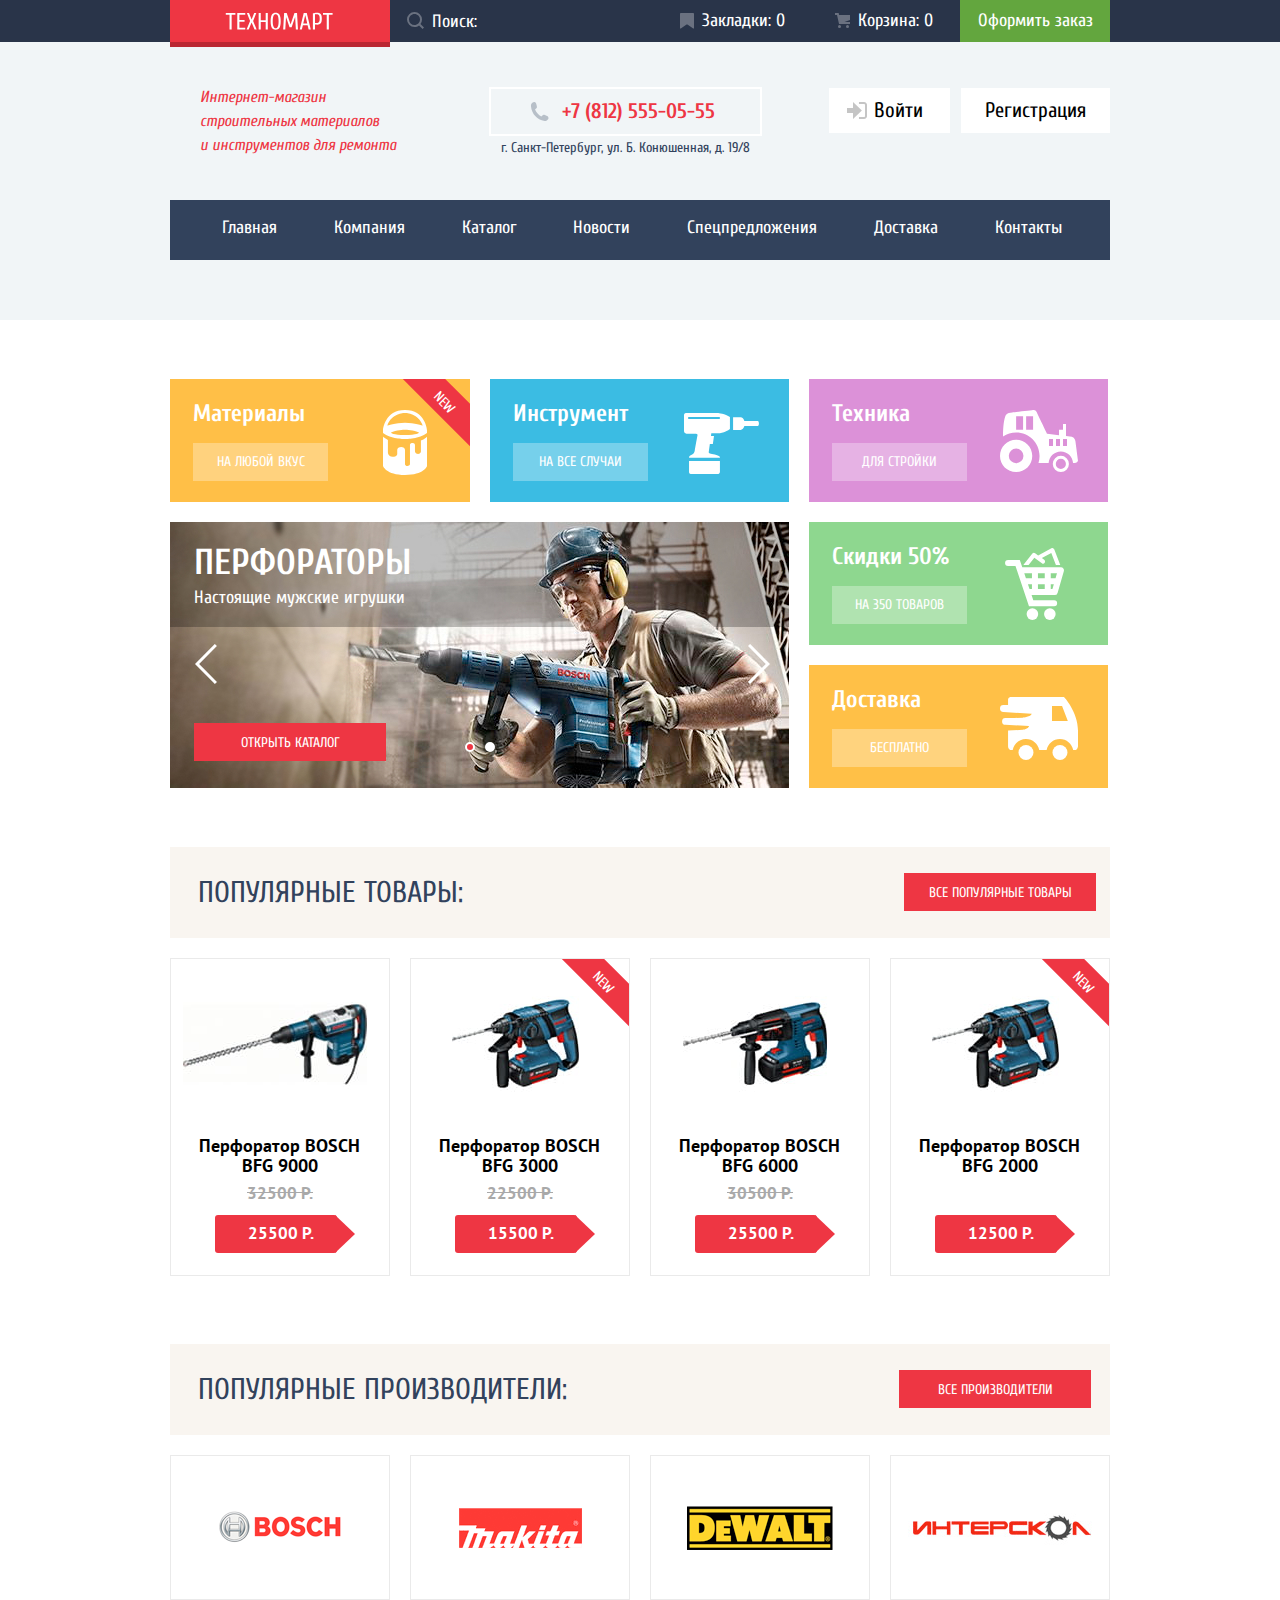
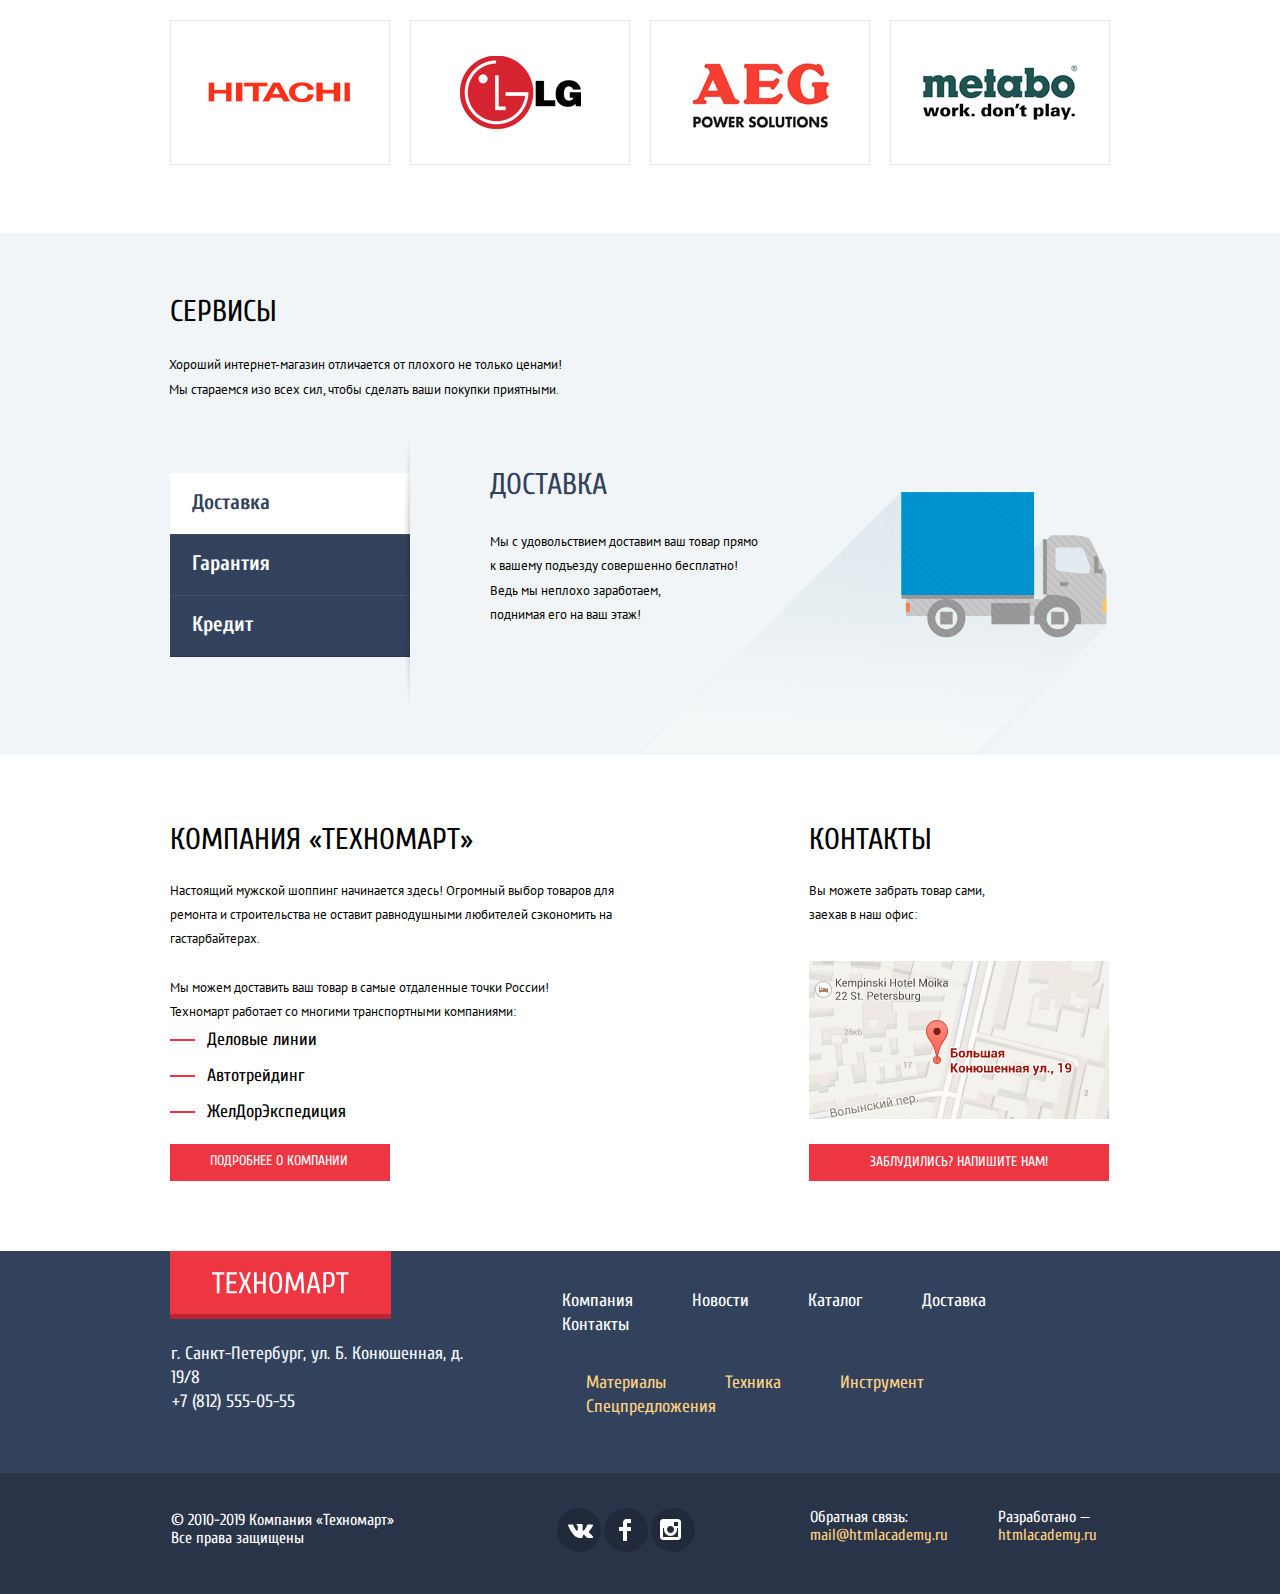
<file: index.html>
<!DOCTYPE html>
<html class="page" lang="ru">

<head>
  <meta charset="utf-8">
  <meta name="viewport" content="width=device-width, initial-scale=1">
  <title>HTML Academy: Техномарт</title>
  <link rel="stylesheet" href="https://fonts.googleapis.com/css2?family=PT+Sans:wght@400;700&display=swap">
  <link rel="stylesheet"
    href="https://fonts.googleapis.com/css2?family=Cuprum:ital,wght@0,400;0,700;1,400;1,700&display=swap">
  <link href="css/normalize.css" rel="stylesheet">
  <link href="css/style.min.css" rel="stylesheet">
</head>

<body class="page-body">
  <header class="main-header">
    <div class="main-menu-wrapper">
      <div class="main-menu container">
        <a class="logo" href="#">
          <img src="img/logo-technomart.svg" width="108" height="18" alt="ИМ Техномарт">
        </a>
        <form class="search" action="https://echo.htmlacademy.ru" method="get">
          <label class="visually-hidden" for="search-id">Поиск</label>
          <input class="input-search" id="search-id" type="text" name="search" placeholder="Поиск:">
          <svg class="search-icon" xmlns="http://www.w3.org/2000/svg" width="17" height="17" viewBox="0 0 17 17">
            <path
              d="M17 15.586l-3.542-3.542A7.465 7.465 0 0 0 15 7.5 7.5 7.5 0 1 0 7.5 15c1.71 0 3.282-.579 4.544-1.542L15.586 17 17 15.586zM2 7.5C2 4.467 4.467 2 7.5 2 10.532 2 13 4.467 13 7.5c0 3.032-2.468 5.5-5.5 5.5A5.506 5.506 0 0 1 2 7.5z" />
          </svg>
        </form>

        <a class="user-menu bookmarks" href="blank.html">Закладки: 0
          <svg class="bookmarks-icon" xmlns="http://www.w3.org/2000/svg" width="14" height="16" viewBox="0 0 14 16">
            <path fill="#ffffff"
              d="M14 15c0 .55-.368.741-.818.426l-5.363-3.765c-.45-.315-1.187-.315-1.637 0L.818 15.426C.368 15.741 0 15.55 0 15V1c0-.55.45-1 1-1h12c.55 0 1 .45 1 1v14z" />
          </svg>
        </a>

        <a class="user-menu basket" href="blank.html">Корзина: 0
          <svg class="basket-icon" xmlns="http://www.w3.org/2000/svg" width="15" height="15" viewBox="0 0 15 15">
            <circle fill="#ffffff" cx="4.5" cy="13.5" r="1.5" />
            <circle fill="#ffffff" cx="12.5" cy="13.5" r="1.5" />
            <path fill="#ffffff" d="M15 2H4.07l-.422-2H0v2h2.031l1.985 9H15V9H9.441L15 6.951z" /></svg>
        </a>
        <a class="user-menu order" href="blank.html">Оформить заказ</a>
      </div>
    </div>

    <div class="main-сontacts container">
      <p class="name">Интернет-магазин строительных материалов и&nbsp;инструментов для ремонта</p>

      <div class="contact-wrapper">
        <a class="telephone" href="tel:+78125550555">+7 (812) 555-05-55</a>
        <address class="address">
          г. Санкт-Петербург, ул. Б. Конюшенная, д. 19/8
        </address>
      </div>

      <div class="wrapper-authorization">
        <div class="login-wrapper">
          <a class="login login-enter" href="blank.html">Войти
            <svg class="login-enter-icon" xmlns="http://www.w3.org/2000/svg" width="20" height="17" viewBox="0 0 20 17">
              <path fill="#c5c5c5" d="M14.875 8.5L6 0v6H0v5h6v6z" />
              <path fill="#c5c5c5"
                d="M16.986 15.01h-5.027V17h5.027c2.178 0 3.004-1.81 3.029-3.026V3.028C19.99 1.811 19.164 0 16.986 0h-5.027v1.99h5.027c.839 0 .992.681 1.01 1.057v10.904c-.017.376-.171 1.059-1.01 1.059z" />
            </svg>
          </a>
        </div>
        <a class="login login-reg" href="blank.html">Регистрация</a>
      </div>
    </div>
    <nav class="main-navigation container">
      <ul class="list-navigation">
        <li class="item-navigation">
          <a href="index.html">Главная</a>
        </li>
        <li class="item-navigation">
          <a href="blank.html">Компания</a>
        </li>
        <li class="item-navigation">
          <a href="catalog.html">Каталог</a>
        </li>
        <li class="item-navigation">
          <a href="blank.html">Новости</a>
        </li>
        <li class="item-navigation">
          <a href="blank.html">Спецпредложения</a>
        </li>
        <li class="item-navigation">
          <a href="blank.html">Доставка</a>
        </li>
        <li class="item-navigation">
          <a href="blank.html">Контакты</a>
        </li>
      </ul>
    </nav>
  </header>

  <main>
    <h1 class="visually-hidden">Интернет-магазин Техномарт</h1>
    <section class="promo container">
      <h2 class="visually-hidden">Промо</h2>
      <ul class="promo-list">
        <li class="promo-item-materials new">
          <h3>Материалы</h3>
          <a class="promo-section" href="blank.html">На любой вкус</a>
        </li>
        <li class="promo-item-instrument">
          <h3>Инструмент</h3>
          <a class="promo-section" href="blank.html">На все случаи</a>
        </li>
        <li class="promo-item-technic">
          <h3>Техника</h3>
          <a class="promo-section" href="blank.html">Для стройки</a>
        </li>
        <li class="promo-item-marketing">
          <a class="slider-back" aria-label="Слайд назад" href="#">
            <svg xmlns="http://www.w3.org/2000/svg" width="22" height="40" viewBox="0 0 22 40">
              <path fill="#FFF" d="M19.83-.035l2.089 2.099L4.13 19.947l17.847 17.939-2.09 2.099L-.048 19.947z" />
            </svg>
          </a>
          <a class="slider-next" aria-label="Слайд вперед" href="#">
            <svg xmlns="http://www.w3.org/2000/svg" width="22" height="40" viewBox="0 0 22 40">
              <path fill="#FFF" d="M2.098-.035L.009 2.064l17.789 17.883L-.048 37.886l2.089 2.099 19.935-20.038z" />
            </svg>
          </a>
          <ul class="slider">
            <li class="slider-perforator slide slide-current">
              <h3>Перфораторы</h3>
              <p>Настоящие мужские игрушки</p>
              <a class="open-catalog" href="catalog.html">Открыть каталог</a>
            </li>
            <li class="slider-drills slide">
              <h3>Дрели</h3>
              <p>Соседям на радость!</p>
              <a class="open-catalog" href="catalog.html">Открыть каталог</a>
            </li>
          </ul>
          <div class="slider-controls">
            <button class="current" type="button" aria-label="Первый слайд"></button>
            <button type="button" aria-label="Второй слайд"></button>
          </div>
        </li>
        <li class="promo-item-discount">
          <h3>Скидки 50%</h3>
          <a class="promo-section" href="blank.html">На 350 товаров</a>
        </li>
        <li class="promo-item-delivery">
          <h3>Доставка</h3>
          <a class="promo-section" href="blank.html">Бесплатно </a>
        </li>
      </ul>
    </section>
    <section class="product container">
      <div class="product-wrapper">
        <h2>Популярные товары:</h2>
        <a class="all-product" href="blank.html">Все популярные товары</a>
      </div>
      <ul class="product-list">
        <li class="product-item">
          <a href="product.html">
            <div class="product-img">
              <img src="img/bfg9000.jpg" width="184" height="164" alt="Перфоратор BOSCH BFG 9000">
            </div>
            <h3>Перфоратор BOSCH BFG 9000</h3>
            <p class="price-old">32500 р.</p>
            <p class="price-new">25500 р.</p>
          </a>
          <div class="product-item-buttons">
            <a class="buy" href="Blank.html">Купить</a>
            <a class="tab" href="Blank.html">В закладки</a>
          </div>
        </li>
        <li class="product-item new">
          <a href="product.html">
            <div class="product-img">
              <img src="img/bfg3000.jpg" width="127" height="112" alt="Перфоратор BOSCH BFG 3000">
            </div>
            <h3>Перфоратор BOSCH BFG 3000</h3>
            <p class="price-old">22500 р.</p>
            <p class="price-new">15500 р.</p>
          </a>
          <div class="product-item-buttons">
            <a class="buy" href="Blank.html">Купить</a>
            <a class="tab" href="Blank.html">В закладки</a>
          </div>
        </li>
        <li class="product-item">
          <a href="product.html">
            <div class="product-img">
              <img src="img/bfg6000.jpg" width="144" height="128" alt="Перфоратор BOSCH BFG 6000">
            </div>
            <h3>Перфоратор BOSCH BFG 6000</h3>
            <p class="price-old">30500 р.</p>
            <p class="price-new">25500 р.</p>
          </a>
          <div class="product-item-buttons">
            <a class="buy" href="Blank.html">Купить</a>
            <a class="tab" href="Blank.html">В закладки</a>
          </div>
        </li>
        <li class="product-item new">
          <a href="product.html">
            <div class="product-img">
              <img src="img/bfg2000.jpg" width="127" height="112" alt="Перфоратор BOSCH BFG 2000">
            </div>
            <h3>Перфоратор BOSCH BFG 2000</h3>
            <p class="price-new">12500 р.</p>
          </a>
          <div class="product-item-buttons">
            <a class="buy" href="Blank.html">Купить</a>
            <a class="tab" href="Blank.html">В закладки</a>
          </div>
        </li>
      </ul>
    </section>
    <section class="manufacturers container">
      <div class="manufacturers-wrapper">
        <h2>Популярные производители:</h2>
        <a class="all-manufacturers" href="blank.html">Все производители</a>
      </div>
      <div class="manufacturers-list">
        <a class="manufacturers-item" href="blank.html">
          <img src="img/bosch.png" width="126" height="37" alt="Логотип Bosch">
        </a>
        <a class="manufacturers-item" href="blank.html">
          <img src="img/makita.png" width="123" height="40" alt="Логотип Makita">
        </a>
        <a class="manufacturers-item" href="blank.html">
          <img src="img/dewalt.png" width="146" height="44" alt="Логотип DeWalt">
        </a>
        <a class="manufacturers-item" href="blank.html">
          <img src="img/interscol.png" width="200" height="76" alt="Логотип Интерскол">
        </a>
        <a class="manufacturers-item" href="blank.html">
          <img src="img/hitachi.png" width="169" height="31" alt="Логотип Hitachi">
        </a>
        <a class="manufacturers-item" href="blank.html">
          <img src="img/lg.png" width="121" height="73" alt="Логотип LG">
        </a>
        <a class="manufacturers-item" href="blank.html">
          <img src="img/aeg.png" width="151" height="98" alt="Логотип AEG">
        </a>
        <a class="manufacturers-item" href="blank.html">
          <img src="img/metabo.png" width="204" height="69" alt="Логотип Metabo">
        </a>
      </div>
    </section>
    <section class="service">
      <div class="service-grid container">
        <h2>Сервисы</h2>
        <div class="text-service">
          <p>Хороший интернет-магазин отличается от плохого не только ценами!</p>
          <p>Мы стараемся изо всех сил, чтобы сделать ваши покупки приятными.</p>
        </div>
        <ul class="service-item-button">
          <li>
            <button class="active-button" type="button">Доставка</button>
          </li>
          <li>
            <button type="button">Гарантия</button>
          </li>
          <li>
            <button type="button">Кредит</button>
          </li>
        </ul>
        <ul class="service-list">
          <li class="service-item delivery img-delivery service-current">
            <h3>Доставка</h3>
            <p>Мы&nbsp;с&nbsp;удовольствием доставим ваш товар прямо к&nbsp;вашему подъезду совершенно бесплатно!</p>
            <p>Ведь мы&nbsp;неплохо заработаем, <br> поднимая его на&nbsp;ваш этаж!</p>
          </li>
          <li class="service-item guarantee img-guarantee">
            <h3>Гарантия</h3>
            <p>Если купленный у нас товар поломается или заискрит, а также в случае пожара,
              спровоцированного его
              возгоранием, вы всегда можете быть уверены в нашей гарантии. Мы обменяем сгоревший товар на новый. Дом уж
              восстановите как-нибудь сами.</p>
          </li>
          <li class="service-item credit img-credit">
            <h3>Кредит</h3>
            <p>Залезть в долговую яму стало проще!</p>
            <p>Кредитные консультанты придут вам на помощь.</p>
            <a class="application-credit" href="blank.html">Отправить заявку</a>
          </li>
        </ul>
      </div>
    </section>
    <div class="index-columns container">
      <section class="features">
        <h2 class="features-header">Компания «Техномарт»</h2>
        <p>Настоящий мужской шоппинг начинается здесь! Огромный выбор товаров для ремонта и&nbsp;строительства
          не&nbsp;оставит равнодушными любителей сэкономить на гастарбайтерах.</p>
        <p class="features-p">Мы&nbsp;можем доставить ваш товар в&nbsp;самые отдаленные точки России!
          Техномарт работает со&nbsp;многими транспортными компаниями: </p>
        <ul class="transport-list">
          <li class="transport-item">Деловые линии</li>
          <li class="transport-item">Автотрейдинг</li>
          <li class="transport-item">ЖелДорЭкспедиция</li>
        </ul>
        <a class="features-about" href="blank.html">Подробнее о компании</a>
      </section>
      <section class="contacts">
        <h2 class="contacts-header">Контакты</h2>
        <p>Вы можете забрать товар сами, заехав в наш офис:</p>
        <a class="maps-little" href="https://goo.gl/maps/WwzEKSQL9T5Yk56v7">
          <img src="img/maps.png" width="300" height="158" alt="Адрес: г.Санкт-Петербург, ул.Б.Конюшенная, д.19/8"> </a>
        <a class="write-us" href="blank.html">Заблудились? Напишите нам!</a>
      </section>
    </div>
  </main>

  <footer>
    <div class="footer-container-nav">
      <div class="footer-navigator container">
        <div class="footer-wrapper">
          <a class="footer-logo" href="#">
            <img src="img/logo-technomart.svg" width="138" height="23" alt="ИМ Техномарт">
          </a>
          <p>г. Санкт-Петербург, ул. Б. Конюшенная, д. 19/8 </p>
          <a class="footer-tel" href="tel:+78125550555">+7 (812) 555-05-55</a>
        </div>
        <div class="footer-menu">
          <ul class="list-footer-navigation-top">
            <li class="item-footer-navigation-top">
              <a href="blank.html">Компания</a>
            </li>
            <li class="item-footer-navigation-top">
              <a href="catalog.html">Новости</a>
            </li>
            <li class="item-footer-navigation-top">
              <a href="blank.html">Каталог</a>
            </li>
            <li class="item-footer-navigation-top">
              <a href="blank.html">Доставка</a>
            </li>
            <li class="item-footer-navigation-top">
              <a href="blank.html">Контакты</a>
            </li>
          </ul>
          <ul class="list-footer-navigation-bottom">
            <li class="item-footer-navigation-bottom">
              <a href="blank.html">Материалы</a>
            </li>
            <li class="item-footer-navigation-bottom">
              <a href="blank.html">Техника</a>
            </li>
            <li class="item-footer-navigation-bottom">
              <a href="blank.html">Инструмент</a>
            </li>
            <li class="item-footer-navigation-bottom">
              <a href="blank.html">Спецпредложения</a>
            </li>
          </ul>
        </div>
      </div>
    </div>
    <div class="footer-container">
      <div class="holder container">
        <p class="copyright">&#169; 2010-2019 Компания «Техномарт» Все права защищены</p>
        <ul class="social-list">
          <li class="social-item">
            <a class="social-button" href="#">
              <span class="visually-hidden">Вконтакте</span>
              <svg class="button-vk" width="26" height="15" viewBox="0 0 26 15" fill="none"
                xmlns="http://www.w3.org/2000/svg">
                <path
                  d="M15.5403 11.7281C16.4609 11.4384 17.6396 13.6406 18.8943 14.4834C19.8361 15.1219 20.5573 14.9841 20.5573 14.9841L23.9017 14.9372C23.9017 14.9372 25.6495 14.8322 24.8233 13.4803C24.7549 13.3678 24.3389 12.4781 22.334 10.6472C20.2376 8.73186 20.5217 9.04218 23.0456 5.73093C24.5835 3.71249 25.1988 2.47968 25.0062 1.95468C24.8213 1.44936 23.6918 1.58061 23.6918 1.58061L19.9237 1.60593C19.5568 1.60686 19.2458 1.71749 19.1042 2.08874C19.1013 2.09249 18.5062 3.65061 17.7127 4.9753C16.0362 7.77749 15.367 7.92655 15.0896 7.75124C14.4531 7.3453 14.6139 6.1228 14.6139 5.25374C14.6139 2.5378 15.0299 1.4053 13.7993 1.1128C13.3881 1.0153 13.0876 0.951552 12.039 0.942177C10.6985 0.922489 9.5603 0.942177 8.91511 1.25061C8.4866 1.45968 8.15822 1.91811 8.35756 1.94436C8.60793 1.97718 9.16934 2.09436 9.46978 2.49374C9.85593 3.01124 9.84437 4.17093 9.84437 4.17093C9.84437 4.17093 10.0649 7.36874 9.32437 7.7653C8.81593 8.03718 8.12067 7.48218 6.62519 4.9378C5.86156 3.63655 5.28474 2.19843 5.28474 2.19843C5.28474 2.19843 5.17304 1.93124 4.97082 1.78499C4.73008 1.61155 4.39304 1.55624 4.39304 1.55624L0.816594 1.57874C0.816594 1.57874 0.279261 1.59374 0.0818532 1.82436C-0.0934061 2.02874 0.0674088 2.45061 0.0674088 2.45061C0.0674088 2.45061 2.86867 8.90155 6.04067 12.1509C8.94882 15.1341 12.2537 14.9362 12.2537 14.9362H13.7511C13.7511 14.9362 14.2027 14.8856 14.4339 14.6437C14.6496 14.4187 14.6399 13.9959 14.6399 13.9959C14.6399 13.9959 14.6101 12.0187 15.5403 11.7281Z"
                  fill="white" />
              </svg>
            </a>
          </li>
          <li class="social-item">
            <a class="social-button" href="#">
              <span class="visually-hidden">Фейсбук</span>
              <svg class="button-f" xmlns="http://www.w3.org/2000/svg" width="12" height="22" viewBox="0 0 12 22">
                <path fill="#FFF" d="M12 4V0H8a4 4 0 0 0-4 4v4H0v4h4v10h4V12h4V8H8V4h4z" /></svg>
            </a>
          </li>
          <li class="social-item">
            <a class="social-button" href="#">
              <span class="visually-hidden">Инстаграм</span>
              <svg class="button-i" xmlns="http://www.w3.org/2000/svg" width="21" height="21" viewBox="0 0 21 21">
                <path fill="#FFF"
                  d="M18 0H3C1.35 0 0 1.35 0 3v15c0 1.65 1.35 3 3 3h15c1.65 0 3-1.35 3-3V3c0-1.65-1.35-3-3-3zm-7.5 7c1.93 0 3.5 1.57 3.5 3.5S12.43 14 10.5 14 7 12.43 7 10.5 8.57 7 10.5 7zM18 18H3V9h1.181A6.504 6.504 0 0 0 4 10.5a6.5 6.5 0 1 0 13 0 6.45 6.45 0 0 0-.181-1.5H18v9zm0-11h-4V3h4v4z" />
              </svg>
            </a>
          </li>
        </ul>

        <p class="mail">Обратная связь:
          <a href="mailto:mail@htmlacademy.ru">mail@htmlacademy.ru</a>
        </p>

        <p class="developed">Разработано&nbsp;&mdash;
          <a href="https://htmlacademy.ru/intensive/htmlcss">htmlacademy.ru</a>
        </p>
      </div>
    </div>
  </footer>

  <section class="letter">
    <h2 class="visually-hidden">Обратная связь</h2>
    <button class="button-close" type="button">
      <img src="img/icon-close.svg" width="21" height="21" alt="Закрыть окно">
    </button>
    <form class="letter-forms" action="https://echo.htmlacademy.ru" method="post">
      <div class="letter-wrapper">
        <p class="letter-item">
          <label>
            Ваше имя:
            <input class="letter-name" type="text" name="name" placeholder="Имя Фамилия">
          </label>
        </p>
        <p class="letter-item">
          <label>
            Ваш e-mail:
            <input class="letter-email" type="email" name="email" placeholder="email@example.com">
          </label>
        </p>
        <p class="letter-item-text">
          <label>
            Текст письма:
            <textarea name="textletter" rows="4">В свободной форме</textarea>
          </label>
        </p>
      </div>
      <div class="letter-button">
        <button class="button" type="submit">Отправить</button>
      </div>
    </form>
  </section>

  <section class="maps-popup">
    <h2 class="visually-hidden">Карта</h2>
    <button class="button-close-map" type="button">
      <img src="img/icon-close.svg" width="21" height="21" alt="Закрыть окно">
    </button>
    <div class="maps-wrapper">
      <iframe
        src="https://www.google.com/maps/embed?pb=!1m18!1m12!1m3!1d1998.6036253003151!2d30.320858716138304!3d59.938719169054096!2m3!1f0!2f0!3f0!3m2!1i1024!2i768!4f13.1!3m3!1m2!1s0x4696310fca145cc1%3A0x42b32648d8238007!2z0JHQvtC70YzRiNCw0Y8g0JrQvtC90Y7RiNC10L3QvdCw0Y8g0YPQuy4sIDE5LzgsINCh0LDQvdC60YIt0J_QtdGC0LXRgNCx0YPRgNCzLCAxOTExODY!5e0!3m2!1sru!2sru!4v1590406703524!5m2!1sru!2sru"
        style="border:0;" allowfullscreen="" aria-hidden="false" tabindex="0"></iframe>
    </div>
  </section>

  <section class="basket-ok">
    <h2 class="visually-hidden">Успешное добавление в корзину</h2>
    <button class="button-close-basket" type="button">
      <img src="img/icon-close.svg" width="21" height="21" alt="Закрыть окно">
    </button>
    <p>Товар добавлен в корзину!</p>
    <div class="choice-wrapper">
      <a class="place-order" href="blank.html">Оформить заказ</a>
      <a class="purchases" href="catalog.html">Продолжить покупки</a>
    </div>
  </section>

  <script src="js/popup.min.js"></script>
</body>

</html>
</file>
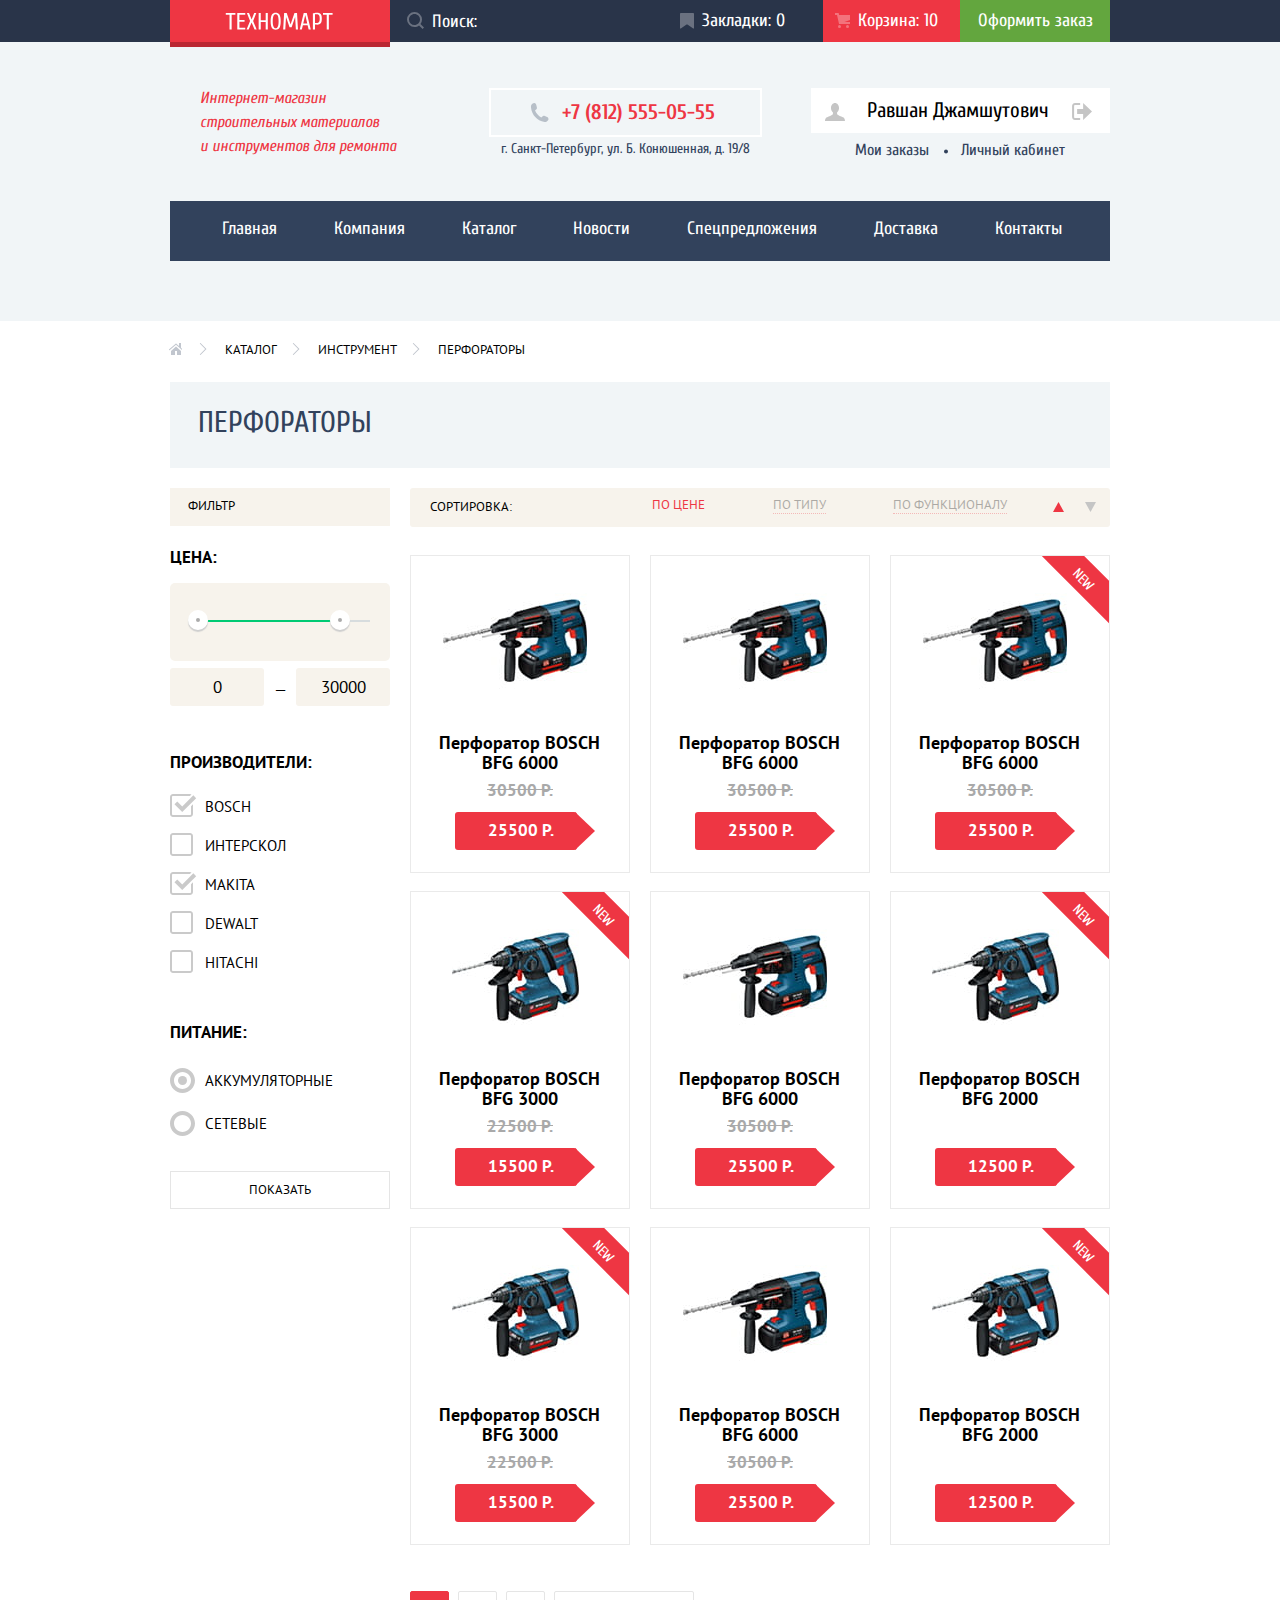
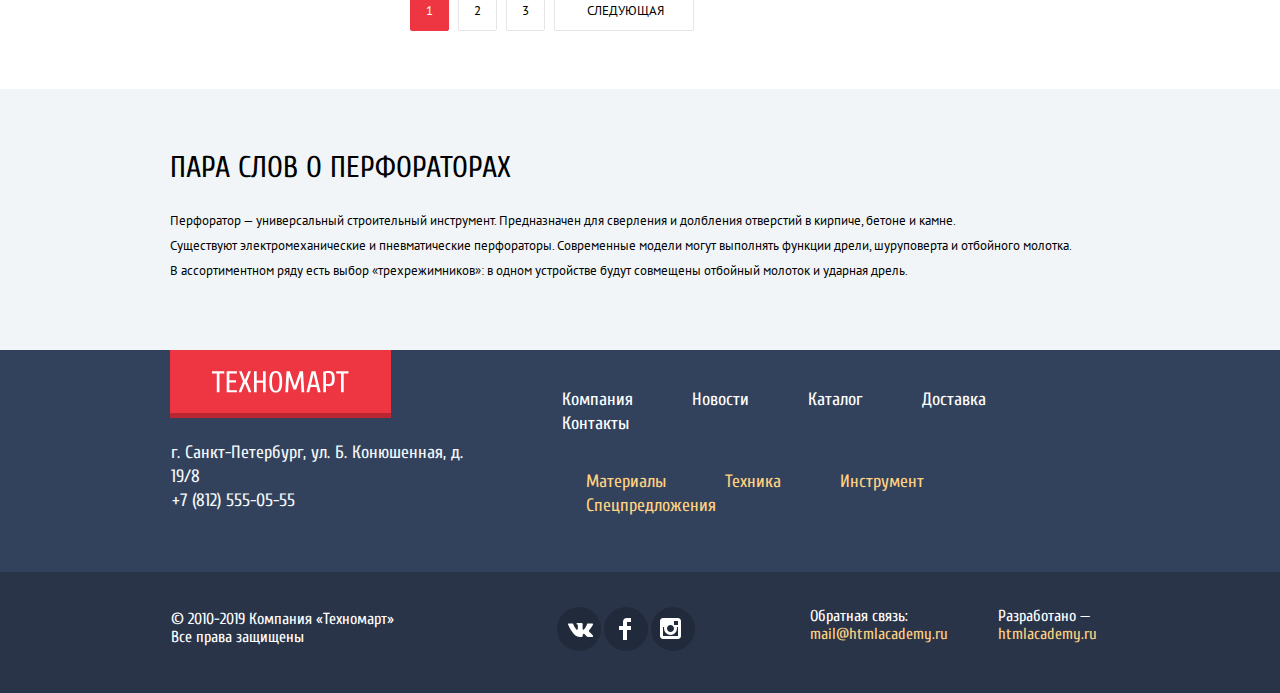
<file: catalog.html>
<!DOCTYPE html>
<html class="page" lang="ru">

<head>
  <meta charset="utf-8">
  <meta name="viewport" content="width=device-width, initial-scale=1">
  <title>Техномарт-каталог</title>
  <link rel="stylesheet" href="https://fonts.googleapis.com/css2?family=PT+Sans:wght@400;700&display=swap">
  <link rel="stylesheet"
    href="https://fonts.googleapis.com/css2?family=Cuprum:ital,wght@0,400;0,700;1,400;1,700&display=swap">
  <link href="css/normalize.css" rel="stylesheet">
  <link href="css/style.min.css" rel="stylesheet">
</head>

<body class="page-body">
  <header class="main-header">
    <div class="main-menu-wrapper">
      <div class="main-menu container">
        <a class="logo" href="index.html">
          <img src="img/logo-technomart.svg" width="108" height="18" alt="ИМ Техномарт">
        </a>
        <form class="search" action="https://echo.htmlacademy.ru" method="get">
          <label class="visually-hidden" for="search-id">Поиск</label>
          <input class="input-search" id="search-id" type="text" name="search" placeholder="Поиск:">
          <svg class="search-icon" xmlns="http://www.w3.org/2000/svg" width="17" height="17" viewBox="0 0 17 17">
            <path
              d="M17 15.586l-3.542-3.542A7.465 7.465 0 0 0 15 7.5 7.5 7.5 0 1 0 7.5 15c1.71 0 3.282-.579 4.544-1.542L15.586 17 17 15.586zM2 7.5C2 4.467 4.467 2 7.5 2 10.532 2 13 4.467 13 7.5c0 3.032-2.468 5.5-5.5 5.5A5.506 5.506 0 0 1 2 7.5z" />
          </svg>
        </form>

        <a class="user-menu bookmarks" href="blank.html">Закладки: 0
          <svg class="bookmarks-icon" xmlns="http://www.w3.org/2000/svg" width="14" height="16" viewBox="0 0 14 16">
            <path fill="#ffffff"
              d="M14 15c0 .55-.368.741-.818.426l-5.363-3.765c-.45-.315-1.187-.315-1.637 0L.818 15.426C.368 15.741 0 15.55 0 15V1c0-.55.45-1 1-1h12c.55 0 1 .45 1 1v14z" />
          </svg>
        </a>

        <a class="user-menu basket basket-lk" href="blank.html">Корзина: 10
          <svg class="basket-icon" xmlns="http://www.w3.org/2000/svg" width="15" height="15" viewBox="0 0 15 15">
            <circle fill="#ffffff" cx="4.5" cy="13.5" r="1.5" />
            <circle fill="#ffffff" cx="12.5" cy="13.5" r="1.5" />
            <path fill="#ffffff" d="M15 2H4.07l-.422-2H0v2h2.031l1.985 9H15V9H9.441L15 6.951z" /></svg>
        </a>

        <a class="user-menu order" href="blank.html">Оформить заказ</a>
      </div>
    </div>
    <div class="main-сontacts container">
      <p class="name">Интернет-магазин строительных материалов и&nbsp;инструментов для ремонта</p>

      <div class="contact-wrapper">
        <a class="telephone" href="tel:+78125550555">+7 (812) 555-05-55</a>
        <address class="address">
          г. Санкт-Петербург, ул. Б. Конюшенная, д. 19/8
        </address>
      </div>

      <div class="login-wrapper-user">
        <div class="wrapper-user">
          <a class="login login-user" href="blank.html">Равшан Джамшутович
            <svg class="login-user-icon" xmlns="http://www.w3.org/2000/svg" width="20" height="18" viewBox="0 0 20 18">
              <path
                d="M17.881 14.166c-2.144-.735-4.256-1.666-5.207-2.39-.657-.501-.77-1.618-.517-2.415 1.118-.903 1.864-2.477 1.864-4.278C14.021 2.276 12.221 0 10 0S5.979 2.276 5.979 5.083c0 1.801.746 3.374 1.863 4.277.253.798.141 1.915-.517 2.416-.95.724-3.063 1.654-5.207 2.39S0 18 0 18h20s.025-3.099-2.119-3.834z" />
            </svg>
          </a>
          <a class="exit-user" aria-label="Выход" href="blank.html">
            <svg class="login-exit-icon" xmlns="http://www.w3.org/2000/svg" width="21" height="17" viewBox="0 0 21 17">
              <g fill="#c5c5c5">
                <path fill="#c5c5c5" d="M21 8.5L12.125 0v6h-6v5h6v6z" />
                <path fill="#c5c5c5"
                  d="M3.106 13.952V3.048c.018-.376.171-1.057 1.01-1.057h5.027V0H4.116C1.938 0 1.112 1.81 1.087 3.027v10.946C1.112 15.189 1.938 17 4.116 17h5.027v-1.99H4.116c-.839 0-.992-.683-1.01-1.058z" />
              </g>
            </svg>
          </a>
        </div>
        <div class="account">
          <a href="blank.html">Мои заказы</a>
          <svg class="point" width="4" height="5" viewBox="0 0 4 5" fill="none" xmlns="http://www.w3.org/2000/svg">
            <path fill-rule="evenodd" clip-rule="evenodd"
              d="M2.00025 0.494141C3.09717 0.494141 3.98644 1.38357 3.98644 2.4801C3.98644 3.57758 3.09717 4.46647 2.00025 4.46647C0.903122 4.46647 0.013916 3.57758 0.013916 2.4801C0.013916 1.38357 0.903122 0.494141 2.00025 0.494141Z"
              fill="white" />
            <path fill-rule="evenodd" clip-rule="evenodd"
              d="M2.00025 0.494141C3.09717 0.494141 3.98644 1.38357 3.98644 2.4801C3.98644 3.57758 3.09717 4.46647 2.00025 4.46647C0.903122 4.46647 0.013916 3.57758 0.013916 2.4801C0.013916 1.38357 0.903122 0.494141 2.00025 0.494141Z"
              fill="#32425C" />
          </svg>
          <a href="blank.html">Личный кабинет</a>
        </div>
      </div>
    </div>
    <nav class="main-navigation container">
      <ul class="list-navigation">
        <li class="item-navigation">
          <a href="index.html">Главная</a>
        </li>
        <li class="item-navigation">
          <a href="blank.html">Компания</a>
        </li>
        <li class="item-navigation">
          <a href="catalog.html">Каталог</a>
        </li>
        <li class="item-navigation">
          <a href="blank.html">Новости</a>
        </li>
        <li class="item-navigation">
          <a href="blank.html">Спецпредложения</a>
        </li>
        <li class="item-navigation">
          <a href="blank.html">Доставка</a>
        </li>
        <li class="item-navigation">
          <a href="blank.html">Контакты</a>
        </li>
      </ul>
    </nav>
  </header>

  <main>
    <div class="page-catalog container">
      <ul class="breadcrumbs">
        <li class="breadcrumbs-item">
          <a class="home" aria-label="Переход на главную страницу" href="index.html"></a>
        </li>
        <li class="breadcrumbs-item">
          <a href="catalog.html">Каталог</a>
        </li>
        <li class="breadcrumbs-item">
          <a href="catalog.html">Инструмент</a>
        </li>
        <li class="breadcrumbs-item">
          <a href="catalog.html">Перфораторы</a>
        </li>
      </ul>

      <h1 class="header-catalog">Перфораторы</h1>

      <section class="filter">
        <h2>Фильтр</h2>
        <form action="https://echo.htmlacademy.ru" method="get">
          <fieldset class="filter-item">
            <legend>Цена:</legend>
            <div class="range-filter">
              <div class="range-controls">
                <div class="scale">
                  <div class="bar">
                  </div>
                </div>
                <div class="toggle toggle-min" tabindex="0">
                </div>
                <div class="toggle toggle-max" tabindex="0">
                </div>
              </div>
              <div class="price-controls">
                <label for="min-price" class="visually-hidden">Минимальное значение</label>
                <input type="text" name="min-price" id="min-price" value="0">
                <span>&#8212;</span>
                <label for="max-price" class="visually-hidden">Максимальное значение</label>
                <input type="text" name="max-price" id="max-price" value="30000">
              </div>
            </div>
          </fieldset>
          <fieldset class="filter-maker">
            <legend>Производители:</legend>
            <ul class="filter-maker-list">
              <li class="filter-option filter-checkbox">
                <input class="visually-hidden filter-input-checkbox filter-input" type="checkbox" name="bosch"
                  id="filter-bosch" checked>
                <label for="filter-bosch">Bosch</label>
              </li>
              <li class="filter-option filter-checkbox">
                <input class="visually-hidden filter-input-checkbox filter-input" type="checkbox" name="interscol"
                  id="filter-interscol">
                <label for="filter-interscol">Интерскол</label>
              </li>
              <li class="filter-option filter-checkbox">
                <input class="visually-hidden filter-input-checkbox filter-input" type="checkbox" name="makita"
                  id="filter-makita" checked>
                <label for="filter-makita">Makita</label>
              </li>
              <li class="filter-option filter-checkbox">
                <input class="visually-hidden filter-input-checkbox filter-input" type="checkbox" name="dewalt"
                  id="filter-dewalt">
                <label for="filter-dewalt">Dewalt</label>
              </li>
              <li class="filter-option filter-checkbox">
                <input class="visually-hidden filter-input-checkbox filter-input" type="checkbox" name="hitachi"
                  id="filter-hitachi">
                <label for="filter-hitachi">Hitachi</label>
              </li>
            </ul>
          </fieldset>
          <fieldset class="filter-power">
            <legend>Питание:</legend>
            <ul>
              <li class="filter-option-radio filter-radio">
                <input class="visually-hidden filter-input-radio filter-input" type="radio" name="power"
                  value="rechargeable" id="filter-rechargeable" checked>
                <label class="radio-label" for="filter-rechargeable">Аккумуляторные</label>
              </li>
              <li class="filter-option-radio filter-radio">
                <input class="visually-hidden filter-input-radio filter-input" type="radio" name="power" value="network"
                  id="filter-network">
                <label class="radio-label" for="filter-network">Сетевые</label>
              </li>
            </ul>
          </fieldset>
          <button class="filter-button" type="submit">Показать</button>
        </form>
      </section>
      <div class="catalog-wrapper">
        <section class="sort">
          <h2>Сортировка:</h2>
          <ul class="sort-list">
            <li class="sort-item">
              <a class="sort-menu sort-activ" href="blank.html"> по цене</a>
            </li>
            <li class="sort-item">
              <a class="sort-menu" href="blank.html">по типу</a>
            </li>
            <li class="sort-item">
              <a class="sort-menu" href="blank.html">по функционалу</a>
            </li>
          </ul>
          <a class="up-dir dir-active" aria-label="Сортировка по возрастанию" href="blank.html">
            <svg xmlns="http://www.w3.org/2000/svg" width="11" height="10" viewBox="0 0 11 10">
              <path fill="#231F20" d="M5.5 0L0 10h11z" /></svg>
          </a>
          <a class="down-dir" aria-label="Сортировка по убыванию" href="blank.html">
            <svg xmlns="http://www.w3.org/2000/svg" width="11" height="10" viewBox="0 0 11 10">
              <path fill="#231F20" d="M5.5 10L0 0h11" /></svg>
          </a>
        </section>
        <section class="catalog">
          <h2 class="visually-hidden">Список перфораторов</h2>
          <article class="product-item">
            <a href="product.html">
              <div class="product-img">
                <img src="img/bfg6000.jpg" width="144" height="128" alt="Перфоратор Bosch BFG 6000.">
              </div>
              <h3>Перфоратор BOSCH BFG 6000</h3>
              <p class="price-old">30500 р.</p>
              <p class="price-new">25500 р.</p>
            </a>
            <div class="product-item-buttons">
              <a class="buy" href="Blank.html">Купить</a>
              <a class="tab" href="Blank.html">В закладки</a>
            </div>
          </article>
          <article class="product-item">
            <a href="product.html">
              <div class="product-img">
                <img src="img/bfg6000.jpg" width="144" height="128" alt="Перфоратор Bosch BFG 6000.">
              </div>
              <h3>Перфоратор BOSCH BFG 6000</h3>
              <p class="price-old">30500 р.</p>
              <p class="price-new">25500 р.</p>
            </a>
            <div class="product-item-buttons">
              <a class="buy" href="Blank.html">Купить</a>
              <a class="tab" href="Blank.html">В закладки</a>
            </div>
          </article>
          <article class="product-item new">
            <a href="product.html">
              <div class="product-img">
                <img src="img/bfg6000.jpg" width="144" height="128" alt="Перфоратор Bosch BFG 6000.">
              </div>
              <h3>Перфоратор BOSCH BFG 6000</h3>
              <p class="price-old">30500 р.</p>
              <p class="price-new">25500 р.</p>
            </a>
            <div class="product-item-buttons">
              <a class="buy" href="Blank.html">Купить</a>
              <a class="tab" href="Blank.html">В закладки</a>
            </div>
          </article>
          <article class="product-item new">
            <a href="product.html">
              <div class="product-img">
                <img src="img/bfg3000.jpg" width="127" height="112" alt="Перфоратор Bosch BFG 3000.">
              </div>
              <h3>Перфоратор BOSCH BFG 3000</h3>
              <p class="price-old">22500 р.</p>
              <p class="price-new">15500 р.</p>
            </a>
            <div class="product-item-buttons">
              <a class="buy" href="Blank.html">Купить</a>
              <a class="tab" href="Blank.html">В закладки</a>
            </div>
          </article>
          <article class="product-item">
            <a href="product.html">
              <div class="product-img">
                <img src="img/bfg6000.jpg" width="144" height="128" alt="Перфоратор Bosch BFG 6000.">
              </div>
              <h3>Перфоратор BOSCH BFG 6000</h3>
              <p class="price-old">30500 р.</p>
              <p class="price-new">25500 р.</p>
            </a>
            <div class="product-item-buttons">
              <a class="buy" href="Blank.html">Купить</a>
              <a class="tab" href="Blank.html">В закладки</a>
            </div>
          </article>
          <article class="product-item new">
            <a href="product.html">
              <div class="product-img">
                <img src="img/bfg2000.jpg" width="127" height="112" alt="Перфоратор Bosch BFG 2000.">
              </div>
              <h3>Перфоратор BOSCH BFG 2000</h3>
              <p class="price-new">12500 р.</p>
            </a>
            <div class="product-item-buttons">
              <a class="buy" href="Blank.html">Купить</a>
              <a class="tab" href="Blank.html">В закладки</a>
            </div>
          </article>
          <article class="product-item new">
            <a href="product.html">
              <div class="product-img">
                <img src="img/bfg3000.jpg" width="127" height="112" alt="Перфоратор Bosch BFG 3000.">
              </div>
              <h3>Перфоратор BOSCH BFG 3000</h3>
              <p class="price-old">22500 р.</p>
              <p class="price-new">15500 р.</p>
            </a>
            <div class="product-item-buttons">
              <a class="buy" href="Blank.html">Купить</a>
              <a class="tab" href="Blank.html">В закладки</a>
            </div>
          </article>
          <article class="product-item">
            <a href="product.html">
              <div class="product-img">
                <img src="img/bfg6000.jpg" width="144" height="128" alt="Перфоратор Bosch BFG 6000.">
              </div>
              <h3>Перфоратор BOSCH BFG 6000</h3>
              <p class="price-old">30500 р.</p>
              <p class="price-new">25500 р.</p>
            </a>
            <div class="product-item-buttons">
              <a class="buy" href="Blank.html">Купить</a>
              <a class="tab" href="Blank.html">В закладки</a>
            </div>
          </article>
          <article class="product-item new">
            <a href="product.html">
              <div class="product-img">
                <img src="img/bfg2000.jpg" width="127" height="112" alt="Перфоратор Bosch BFG 2000.">
              </div>
              <h3>Перфоратор BOSCH BFG 2000</h3>
              <p class="price-new">12500 р.</p>
            </a>
            <div class="product-item-buttons">
              <a class="buy" href="Blank.html">Купить</a>
              <a class="tab" href="Blank.html">В закладки</a>
            </div>
          </article>
        </section>
        <div class="catalog-paginator">
          <a class="paginator catalog-paginator-active" href="#">1</a>
          <a class="paginator" href="catalog.html">2</a>
          <a class="paginator" href="catalog.html">3</a>
          <a class="paginator" href="catalog.html">Следующая</a>
        </div>
      </div>
    </div>
    <div class="about-wrapper">
      <section class="about container">
        <h2>Пара слов о перфораторах</h2>
        <p>Перфоратор&nbsp;&mdash; универсальный строительный инструмент. Предназначен для сверления и&nbsp;долбления
          отверстий в&nbsp;кирпиче, бетоне и&nbsp;камне. </p>
        <p>Существуют электромеханические и&nbsp;пневматические перфораторы. Современные модели могут выполнять функции
          дрели, шуруповерта и&nbsp;отбойного молотка.</p>
        <p>В&nbsp;ассортиментном ряду есть выбор &laquo;трехрежимников&raquo;: в&nbsp;одном устройстве будут совмещены
          отбойный молоток и&nbsp;ударная дрель.</p>
      </section>
    </div>
  </main>


  <footer>
    <div class="footer-container-nav">
      <div class="footer-navigator container">
        <div class="footer-wrapper">
          <a class="footer-logo" href="index.html">
            <img src="img/logo-technomart.svg" width="138" height="23" alt="ИМ Техномарт">
          </a>
          <p>г. Санкт-Петербург, ул. Б. Конюшенная, д. 19/8 </p>
          <a class="footer-tel" href="tel:+78125550555">+7 (812) 555-05-55</a>
        </div>
        <div class="footer-menu">
          <ul class="list-footer-navigation-top">
            <li class="item-footer-navigation-top">
              <a href="blank.html">Компания</a>
            </li>
            <li class="item-footer-navigation-top">
              <a href="catalog.html">Новости</a>
            </li>
            <li class="item-footer-navigation-top">
              <a href="blank.html">Каталог</a>
            </li>
            <li class="item-footer-navigation-top">
              <a href="blank.html">Доставка</a>
            </li>
            <li class="item-footer-navigation-top">
              <a href="blank.html">Контакты</a>
            </li>
          </ul>
          <ul class="list-footer-navigation-bottom">
            <li class="item-footer-navigation-bottom">
              <a href="blank.html">Материалы</a>
            </li>
            <li class="item-footer-navigation-bottom">
              <a href="blank.html">Техника</a>
            </li>
            <li class="item-footer-navigation-bottom">
              <a href="blank.html">Инструмент</a>
            </li>
            <li class="item-footer-navigation-bottom">
              <a href="blank.html">Спецпредложения</a>
            </li>
          </ul>
        </div>
      </div>
    </div>
    <div class="footer-container">
      <div class="holder container">
        <p class="copyright">&#169; 2010-2019 Компания «Техномарт» Все права защищены</p>
        <ul class="social-list">
          <li class="social-item">
            <a class="social-button" href="#">
              <span class="visually-hidden">Вконтакте</span>
              <svg class="button-vk" width="26" height="15" viewBox="0 0 26 15" fill="none"
                xmlns="http://www.w3.org/2000/svg">
                <path
                  d="M15.5403 11.7281C16.4609 11.4384 17.6396 13.6406 18.8943 14.4834C19.8361 15.1219 20.5573 14.9841 20.5573 14.9841L23.9017 14.9372C23.9017 14.9372 25.6495 14.8322 24.8233 13.4803C24.7549 13.3678 24.3389 12.4781 22.334 10.6472C20.2376 8.73186 20.5217 9.04218 23.0456 5.73093C24.5835 3.71249 25.1988 2.47968 25.0062 1.95468C24.8213 1.44936 23.6918 1.58061 23.6918 1.58061L19.9237 1.60593C19.5568 1.60686 19.2458 1.71749 19.1042 2.08874C19.1013 2.09249 18.5062 3.65061 17.7127 4.9753C16.0362 7.77749 15.367 7.92655 15.0896 7.75124C14.4531 7.3453 14.6139 6.1228 14.6139 5.25374C14.6139 2.5378 15.0299 1.4053 13.7993 1.1128C13.3881 1.0153 13.0876 0.951552 12.039 0.942177C10.6985 0.922489 9.5603 0.942177 8.91511 1.25061C8.4866 1.45968 8.15822 1.91811 8.35756 1.94436C8.60793 1.97718 9.16934 2.09436 9.46978 2.49374C9.85593 3.01124 9.84437 4.17093 9.84437 4.17093C9.84437 4.17093 10.0649 7.36874 9.32437 7.7653C8.81593 8.03718 8.12067 7.48218 6.62519 4.9378C5.86156 3.63655 5.28474 2.19843 5.28474 2.19843C5.28474 2.19843 5.17304 1.93124 4.97082 1.78499C4.73008 1.61155 4.39304 1.55624 4.39304 1.55624L0.816594 1.57874C0.816594 1.57874 0.279261 1.59374 0.0818532 1.82436C-0.0934061 2.02874 0.0674088 2.45061 0.0674088 2.45061C0.0674088 2.45061 2.86867 8.90155 6.04067 12.1509C8.94882 15.1341 12.2537 14.9362 12.2537 14.9362H13.7511C13.7511 14.9362 14.2027 14.8856 14.4339 14.6437C14.6496 14.4187 14.6399 13.9959 14.6399 13.9959C14.6399 13.9959 14.6101 12.0187 15.5403 11.7281Z"
                  fill="white" />
              </svg>
            </a>
          </li>
          <li class="social-item">
            <a class="social-button" href="#">
              <span class="visually-hidden">Фейсбук</span>
              <svg class="button-f" xmlns="http://www.w3.org/2000/svg" width="12" height="22" viewBox="0 0 12 22">
                <path fill="#FFF" d="M12 4V0H8a4 4 0 0 0-4 4v4H0v4h4v10h4V12h4V8H8V4h4z" /></svg>
            </a>
          </li>
          <li class="social-item">
            <a class="social-button" href="#">
              <span class="visually-hidden">Инстаграм</span>
              <svg class="button-i" xmlns="http://www.w3.org/2000/svg" width="21" height="21" viewBox="0 0 21 21">
                <path fill="#FFF"
                  d="M18 0H3C1.35 0 0 1.35 0 3v15c0 1.65 1.35 3 3 3h15c1.65 0 3-1.35 3-3V3c0-1.65-1.35-3-3-3zm-7.5 7c1.93 0 3.5 1.57 3.5 3.5S12.43 14 10.5 14 7 12.43 7 10.5 8.57 7 10.5 7zM18 18H3V9h1.181A6.504 6.504 0 0 0 4 10.5a6.5 6.5 0 1 0 13 0 6.45 6.45 0 0 0-.181-1.5H18v9zm0-11h-4V3h4v4z" />
              </svg>
            </a>
          </li>
        </ul>

        <p class="mail">Обратная связь:
          <a href="mailto:mail@htmlacademy.ru">mail@htmlacademy.ru</a>
        </p>

        <p class="developed">Разработано&nbsp;&mdash;
          <a href="https://htmlacademy.ru/intensive/htmlcss">htmlacademy.ru</a>
        </p>
      </div>
    </div>
  </footer>

  <section class="basket-ok">
    <h2 class="visually-hidden">Успешное добавление в корзину</h2>
    <button class="button-close-basket" type="button">
      <img src="img/icon-close.svg" width="21" height="21" alt="Закрыть окно">
    </button>
    <p>Товар добавлен в корзину!</p>
    <div class="choice-wrapper">
      <a class="place-order" href="blank.html">Оформить заказ</a>
      <a class="purchases" href="catalog.html">Продолжить покупки</a>
    </div>
  </section>
  <script src="js/popup.min.js"></script>
</body>

</html>
</file>
<file: css/style.min.css>
.visually-hidden:not(:focus):not(:active),input[type=checkbox].visually-hidden,input[type=radio].visually-hidden{position:absolute;width:1px;height:1px;margin:-1px;border:0;padding:0;clip:rect(0 0 0 0);overflow:hidden}:root{--black:#000;--red:#ee3643;--white:#fff;--red2:#ff5357;--white-opacity3:rgba(255,255,255,.3);--white-opacity5:rgba(255,255,255,.5);--black-opacity15:rgba(0,0,0,.15);--black-opacity25:rgba(0,0,0,.25);--black-opacity75:rgba(0,0,0,.75);--black-opaciti0001:rgba(0,0,0,.0001);--grey-shadow:#eaeaea;--grey:#a9a9a9;--grey3:rgba(169,169,169,.3);--light-grey:#eaeaea;--green:#518534;--green-shadow:#367315;--background-letter:#f4f4f4;--basic-green:#63a63e;--basic-grey:#3d546f;--basic-lightgray:#c5c5c5;--basic-lightgray3:rgba(197,197,197,.3);--grey-wrapper:#f1f1f1;--basic-background:#f1f5f7;--special-yellow:#ffbf47;--special-blue:#3bbce3;--special-lilac:#dc91d8;--special-lightgreen:#8ed78f;--special-lightyellow:#ffd180;--special-yellow2:#ffc047;--darkred:#ca2c37;--social-color:#212a3a;--darkgrey:#293449;--blue-shadow:#405069;--white2:#f3f7f9;--white3:#f2f6f8;--white4:#f9f5f0;--yellow-menu:#ffd180;--verydarkblue:#161d29;--darkblue:#1d2739;--blue:#32425c;--luck:#5fbb2d;--warning:#ffbf47;--error:#ba2732;--beige:#f7f3ec;--gray-paginator:#e5e5e5;--scale:#d7dcde;--scale-green:#00ca74;--toggle:#ababab;--toggle-shadow:#cfcfcf}
body{min-width:960px;margin:0;padding:0;font-family:"PT Sans","Arial",sans-serif;color:var(--white);background-color:var(--white)}a{text-decoration:none}.page{height:100%}.page-body{min-width:100%;display:grid;grid-template-rows:min-content 1fr min-content;align-content:start}.social-list li,.service-item-button li{list-style:none}.main-header{background-color:var(--basic-background)}.main-menu-wrapper{background-color:var(--darkgrey);width:100%}.container{width:940px;margin:0 auto;padding:0 10px}.main-navigation{margin-bottom:60px}.main-menu{display:flex;align-items:center;justify-content:flex-start;position:relative;flex-wrap:wrap}.logo{display:block;background-color:var(--red);padding-top:12px;padding-bottom:12px;padding-left:55px;padding-right:57px;box-shadow:0px 5px var(--error);font-size:1px}.logo:active{background-color:var(--error)}.main-header a{color:var(--white)}.user-menu{padding-top:9px;padding-bottom:9px;font-family:"Cuprum","Tahoma",sans-serif;font-size:18px;line-height:24px}
.search{position:relative;font-family:"Cuprum","Tahoma",sans-serif;font-size:18px;line-height:24px;color:var(--white);margin-right:27px}.input-search::-moz-placeholder{color:var(--white)}.input-search::-webkit-input-placeholder{color:var(--white)}.input-search{width:217px;height:40px;background-color:var(--darkgrey);color:var(--white);opacity:1;border:none;padding-left:42px;outline:none}.search-icon{position:absolute;left:17px;top:12px;opacity:.3;fill:var(--white)}.input-search:hover+.search-icon{opacity:1}.input-search:focus+.search-icon{fill:var(--red)}.input-search:focus{background-color:var(--white);color:var(--black);border:none}a.bookmarks{position:relative;width:121px;padding-left:24px;margin-right:0;margin-left:0}.bookmarks-icon{position:absolute;left:2px;top:13px;opacity:.3}.basket{display:inline-block;vertical-align:middle;position:relative;width:102px;padding-left:35px;padding-top:9px;padding-bottom:9px;margin-right:0;margin-left:0}.basket-lk{background-color:var(--red)}
.basket-icon{position:absolute;top:13px;left:12px;opacity:.3}.basket:hover>.basket-icon{opacity:1}.bookmarks:hover>.bookmarks-icon{opacity:1}a.bookmarks:active,a.basket:active{background-color:var(--verydarkblue);opacity:.5}a.order{display:block;width:150px;text-align:center;background-color:var(--basic-green)}a.order:hover,a.order:focus{background-color:var(--luck)}a.order:active{color:var(--white-opacity5)}.main-сontacts{display:flex;justify-content:space-around;align-items:center}p.name{margin-top:0;margin-bottom:0;margin-left:30px;margin-right:20px;width:197px;font-family:"Cuprum","Tahoma",sans-serif;font-size:16px;line-height:24px;font-style:italic;text-align:left;color:var(--red)}.contact-wrapper{display:flex;flex-direction:column;margin:0 auto;margin-left:72px}.telephone{margin:0}a.telephone{position:relative;display:block;padding-top:7px;padding-bottom:8px;padding-left:71px;padding-right:45px;margin-top:5px;border:2px solid var(--white);font-family:"Cuprum","Tahoma",sans-serif;font-size:21px;line-height:30px;font-weight:700;color:var(--red)}
.telephone:before{content:"";position:absolute;left:39px;top:13px;width:19px;height:19px;background-image:url(../img/icon-phone.svg);background-repeat:no-repeat;background-position:0 0}.address{text-align:center;font-family:"Cuprum","Tahoma",sans-serif;font-style:normal;font-size:14px;line-height:24px;color:var(--blue)}a.login{font-family:"Cuprum","Tahoma",sans-serif;font-size:21px;line-height:21px;color:var(--black)}a.login-enter{display:block;margin-bottom:20px;padding-top:12px;padding-bottom:12px;padding-left:45px;padding-right:27px;background-color:var(--white)}.login-wrapper{position:relative}.login-enter-icon{position:absolute;left:18px;top:14px}.login-enter:hover>.login-enter-icon path{fill:var(--basic-grey)}.login-enter:active>.login-enter-icon path{fill:var(--basic-lightgray)}a.login-reg{display:block;margin-bottom:20px;padding-top:12px;padding-bottom:12px;padding-left:24px;padding-right:24px;background-color:var(--white)}.account{text-align:center}
a.login-enter:hover,a.login-reg:hover,.account a:hover{color:var(--red)}a.login-enter:hover:before{fill:var(--basic-grey)}a.login:active,.account a:active{color:var(--basic-lightgray)}.login-user:hover>.login-user-icon{fill:var(--basic-grey)}.login-user:active>.login-user-icon{fill:var(--basic-lightgray)}.account a{display:inline-block;vertical-align:middle;margin-left:9px;margin-right:11px;font-family:"Cuprum","Tahoma",sans-serif;font-size:16px;line-height:18px;text-align:center;color:var(--blue)}.login-wrapper-user{width:299px;display:flex;flex-direction:column;justify-content:space-between;position:relative;margin-bottom:42px;margin-top:46px}.wrapper-user{background-color:var(--white);margin-bottom:6px}.wrapper-authorization{display:flex;justify-content:space-between;flex-wrap:wrap;width:281px;margin-top:46px;margin-bottom:47px}.login-user{display:inline-block;vertical-align:middle;padding-top:12px;padding-bottom:12px;padding-left:56px}.login-user-icon{position:absolute;left:14px;top:15px;fill:var(--basic-lightgray)}
.exit-user{display:inline-block;vertical-align:middle;width:53px;height:45px}.login-exit-icon{position:absolute;left:260px;top:15px}.login-exit-icon:hover path{fill:var(--basic-grey)}.login-exit-icon:active path{fill:var(--basic-lightgray)}.main-navigation{font-family:"Cuprum","Tahoma",sans-serif;font-size:18px;line-height:24px}.list-navigation{display:flex;flex-wrap:wrap;width:940px;margin:0;padding:0;list-style:none;min-height:60px;justify-content:space-between;background-color:var(--blue)}.item-navigation:first-child a{padding-left:52px}.item-navigation:last-child a{padding-right:48px}.item-navigation a{display:block;padding-top:16px;padding-bottom:20px;padding-right:24px;padding-left:30px}.item-navigation a:hover,.item-navigation a:focus{background-color:var(--darkgrey)}.item-navigation a:active{background-color:var(--darkblue);opacity:.5}.promo-list{display:grid;grid-template-columns:300px 299px 299px;grid-template-rows:auto auto auto;gap:20px;padding:0;margin:0;list-style:none}
.promo{margin-top:59px}.promo-list h3{width:137px;margin-left:23px;margin-top:20px;margin-bottom:14px;font-family:"Cuprum","Tahoma",sans-serif;font-size:24px;line-height:30px;color:var(--white)}.promo-section{display:block;width:135px;margin-left:23px;margin-top:14px;margin-bottom:21px;padding-top:10px;padding-bottom:10px;font-family:"Cuprum","Tahoma",sans-serif;font-size:14px;line-height:18px;color:var(--white);text-transform:uppercase;text-align:center;background-color:var(--white-opacity3)}.promo-item-materials{position:relative;overflow:hidden;background-color:var(--special-yellow);background-image:url(../img/icon-1.svg);background-size:44px 65px;background-repeat:no-repeat;background-position:213px 31px}.promo-item-instrument{background-color:var(--special-blue);background-image:url(../img/icon-2.svg);background-size:75px 61px;background-repeat:no-repeat;background-position:194px 34px}.promo-item-technic{background-color:var(--special-lilac);background-image:url(../img/icon-3.svg);background-size:78px 62px;background-repeat:no-repeat;background-position:191px 31px}
.promo-item-discount{background-color:var(--special-lightgreen);background-image:url(../img/icon-4.svg);background-size:59px 72px;background-repeat:no-repeat;background-position:196px 26px}.promo-item-delivery{grid-column-start:3;grid-row-start:3;background-color:var(--special-yellow2);background-image:url(../img/icon-5.svg);background-size:78px 63px;background-repeat:no-repeat;background-position:191px 32px}.promo-item-materials a:hover,.promo-item-instrument a:hover,.promo-item-technic a:hover,.promo-item-discount a:hover,.promo-item-delivery a:hover{background-color:var(--basic-lightgray3)}.promo-item-materials a:active,.promo-item-instrument a:active,.promo-item-technic a:active,.promo-item-discount a:active,.promo-item-delivery a:active{background-color:var(--grey3)}.promo-item-marketing{grid-column:1/3;grid-row:2/4;position:relative}.slider{list-style:none;padding:0;margin:0}.slider h3{margin:0;padding-top:23px;padding-left:24px;margin-bottom:5px;font-family:"Cuprum","Tahoma",sans-serif;font-size:36px;line-height:36px;text-transform:uppercase;color:var(--white);font-weight:700}
.slider p{margin:0;font-family:"Cuprum","Tahoma",sans-serif;margin-left:24px;font-size:18px;line-height:24px;color:var(--white)}.slider .open-catalog{position:absolute;display:block;margin:0;width:192px;padding-top:11px;padding-bottom:9px;font-family:"Cuprum","Tahoma",sans-serif;font-size:14px;line-height:18px;text-align:center;text-transform:uppercase;color:var(--white);background-color:var(--red);opacity:1;bottom:27px;left:24px}.slider-perforator{min-height:266px;background-color:var(--grey);background-image:url(../img/perforator.jpg);background-size:cover}.slider-drills{min-height:266px;background-color:var(--grey);background-image:url(../img/drills.jpg);background-size:cover}.slider .open-catalog:hover{background-color:var(--darkred)}.slider .open-catalog:active{background-color:var(--error)}.slide{display:none}.slide-current{display:block}.slider-controls{position:absolute;bottom:36px;left:295px;z-index:10;display:flex;width:30px;justify-content:space-between}
.slider-controls button{padding:0;width:10px;height:10px;background-color:var(--white);border:2px solid var(--white);border-radius:50%;cursor:pointer}.slider-controls .current{background-color:var(--red)}a.slider-back{position:absolute;top:122px;left:25px}a.slider-next{position:absolute;top:122px;right:19px}.new:before,.new .product-item-buttons:before{content:"new";position:absolute;display:inline-block;vertical-align:middle;width:100px;height:30px;font-family:"Cuprum","Tahoma",sans-serif;font-weight:400;text-align:center;font-size:14px;line-height:35px;text-transform:uppercase;top:7px;right:-26px;color:var(--white);background-color:var(--red);transform:rotate(45deg);z-index:5}.product{margin-bottom:50px;margin-top:59px}.product-wrapper,.manufacturers-wrapper{background-color:var(--white4);margin:0;padding:0;display:flex;flex-direction:row;justify-content:space-between;align-items:center}.product h2,.catalog h2,.manufacturers h2{margin:0;padding:0;padding-top:31px;padding-bottom:30px;padding-left:28px;font-family:"Cuprum","Tahoma",sans-serif;font-size:30px;line-height:30px;text-transform:uppercase;font-weight:400;color:var(--blue)}
.product .all-product{display:block;padding-top:11px;padding-bottom:9px;width:192px;margin-top:25px;margin-bottom:26px;margin-right:14px;font-family:"Cuprum","Tahoma",sans-serif;font-size:14px;line-height:18px;text-transform:uppercase;text-align:center;color:var(--white);background-color:var(--red)}.manufacturers .all-manufacturers{display:block;padding-top:11px;padding-bottom:9px;width:192px;margin-top:25px;margin-bottom:26px;margin-right:19px;font-family:"Cuprum","Tahoma",sans-serif;font-size:14px;line-height:18px;text-transform:uppercase;text-align:center;color:var(--white);background-color:var(--red)}.product .all-product:hover,.manufacturers .all-manufacturers:hover{background-color:var(--darkred)}.product .all-product:active,.manufacturers .all-manufacturers:active{background-color:var(--error)}.product-list,.manufacturers-list{display:flex;flex-wrap:wrap;padding:0;margin:0;margin-top:20px}.product-item{list-style:none;position:relative;overflow:hidden;width:218px;min-height:316px;margin-right:20px;border:1px solid var(--light-grey);text-align:center;margin-bottom:18px}
.product-img{position:relative;display:flex;justify-content:center;align-items:center;width:218px;height:161px;margin-left:-5px;margin-top:4px}.product-item h3{margin:0;margin-left:21px;margin-right:22px;margin-top:12px;font-size:18px;line-height:20px;text-align:center;font-weight:700;color:var(--black)}.price-old{margin:0;margin-top:8px;margin-bottom:13px;font-size:17px;line-height:18px;text-align:center;text-transform:uppercase;font-weight:700;text-decoration-line:line-through;color:var(--grey)}.price-new{position:relative;margin:0;padding:0;padding-top:9px;padding-bottom:11px;padding-left:9px;padding-right:0;margin-left:44px;margin-right:52px;margin-bottom:21px;font-size:17px;line-height:18px;text-align:center;text-transform:uppercase;font-weight:700;color:var(--white);background-color:var(--red);border-radius:3px}.price-new:after{content:"";position:absolute;top:0;right:-28px;border-top:19px solid transparent;border-bottom:19px solid transparent;border-left:20px solid var(--red);margin-right:10px}
h3+.price-new{margin-top:39px}.product-item-buttons{display:none;position:absolute;top:0;width:218px;height:124px;padding-top:37px;background-color:var(--white)}.product-item:hover{box-shadow:0 4px 20px var(--black-opacity15);border:1px solid var(--grey-shadow)}.product-item:hover .product-item-buttons,.product-item-active .product-item-buttons{display:block}a.buy{padding-left:8px;padding-top:11px;font-size:14px;line-height:18px;text-transform:uppercase;text-align:center;font-family:"Cuprum","Tahoma",sans-serif}a.tab{padding-left:2px;padding-top:9px;font-size:14px;line-height:18px;text-transform:uppercase;text-align:center;font-family:"Cuprum","Tahoma",sans-serif}.buy{position:relative;display:block;margin:0 auto;text-align:center;width:126px;padding-bottom:9px;background-color:var(--basic-green);margin-bottom:11px;margin-left:40px;border-radius:2px;box-shadow:inset 0px -3px 0 0px var(--green-shadow)}.buy:before{content:"";position:absolute;left:29px;top:9px;width:15px;height:15px;background-image:url(../img/icon-cart.svg);background-repeat:no-repeat;background-position:0 0;opacity:.3}
a.buy{color:var(--white);background-color:var(--basic-green)}a.buy:hover{background-color:var(--luck)}a.buy:active{background-color:var(--green)}.tab{display:block;margin:0 auto;text-align:center;width:127px;padding-bottom:6px;margin-left:40px;border-radius:2px;border:solid 3px var(--basic-green)}a.tab{color:var(--blue)}a.tab:hover{border:3px solid var(--blue)}a.tab:active{opacity:.5}.product .product-item:nth-child(4n){margin-right:0}.catalog .product-item:nth-child(3n+1){margin-right:0}.manufacturers-item{display:flex;justify-content:center;align-items:center;width:218px;height:143px;margin-bottom:20px;margin-right:20px;border:1px solid var(--light-grey)}.manufacturers-item:nth-last-child(4-n){margin-bottom:0}.manufacturers-item:hover{box-shadow:0 4px 20px var(--black-opacity15);border:1px solid var(--grey-shadow)}.manufacturers-item:active{box-shadow:0 4px 20px var(--black-opacity15);border:1px solid var(--grey-shadow);opacity:.5}.manufacturers-item:nth-child(4n){margin-right:0}.manufacturers-list img:active{opacity:.5}
.service{background-color:var(--basic-background);margin-top:48px;padding-bottom:2px}.service-grid{display:grid;grid-template-columns:240px 1fr}.service-grid h2{grid-column:1/-1;margin:0;margin-top:64px;font-size:30px;line-height:30px;font-weight:400;text-transform:uppercase;color:var(--black);font-family:"Cuprum","Tahoma",sans-serif}.text-service{grid-column:1/-1;width:400px;margin-top:25px;margin-left:-1px}.service h3{font-size:30px;line-height:30px;text-transform:uppercase;color:var(--blue);font-family:"Cuprum","Tahoma",sans-serif}.service p{margin:0;padding:0;padding-top:1px;font-size:13px;line-height:24px;color:var(--black)}p.guarantee-text{margin:0;padding:0;padding-top:1px;font-size:13px;line-height:24px;color:var(--black)}.service-item-button{position:relative;padding:0;margin:0;margin-top:71px;border:none}.service-item-button:before{content:"";width:10px;min-height:279px;position:absolute;right:0;top:-45px;background-image:url(../img/line.png);background-repeat:no-repeat;background-position:0 0}
.service-item-button button{width:240px;height:61px;text-align:left;padding:0;padding-left:22px;padding-bottom:5px;border:none}.service button{padding-top:2px;font-size:21px;line-height:30px;font-weight:700;font-family:"Cuprum","Tahoma",sans-serif;color:var(--white);background-color:var(--blue);box-shadow:0px 1px 0px var(--darkgrey),inset 0px 1px 0px var(--blue-shadow)}.service button:hover{color:var(--white);background-color:var(--darkgrey)}.service button:active,.service .active-button{box-shadow:0px 1px 0px var(--white),inset 0px 1px 0px var(--white);color:var(--blue);background-color:var(--white)}.service-list{position:relative;padding:0;margin:0;width:620px;margin-top:68px;margin-left:80px}.service-item{padding:0;margin:0;min-height:283px;display:none}.service-current{display:block}.service-item h3{padding:0;margin:0;margin-bottom:30px;font-weight:400}.delivery h3{margin-bottom:29px}.guarantee h3{margin-bottom:24px}.credit h3{margin-bottom:27px}.service-item p{width:313px}
.img-delivery{background-image:url(../img/delivery.png);padding-right:0;background-size:468px 261px;background-position:149px 22px;background-repeat:no-repeat}.img-guarantee:before{content:"";position:absolute;left:239px;top:-2px;width:389px;height:283px;background-image:url(../img/guarantee.png);background-repeat:no-repeat}.img-credit:before{content:"";position:absolute;left:165px;top:-1px;width:465px;height:285px;background-image:url(../img/credit.png);background-repeat:no-repeat}.application-credit{display:block;margin:0;padding:0;margin-top:25px;margin-right:426px;padding-top:10px;padding-bottom:10px;font-size:14px;line-height:18px;text-align:center;text-transform:uppercase;color:var(--white);font-family:"Cuprum","Tahoma",sans-serif;background-color:var(--red2);border-radius:3px}.application-credit:hover{background-color:var(--darkred)}.application-credit:active{background-color:var(--error)}.index-columns{display:flex;justify-content:space-between;margin-bottom:70px;margin-top:70px}
.index-columns h2{margin:0}h2.features-header,h2.contacts-header{margin-bottom:24px;margin-top:0;font-size:30px;line-height:30px;text-transform:uppercase;font-family:"Cuprum","Tahoma",sans-serif;font-weight:400}.features{width:450px;position:relative}.contacts{width:301px;position:relative}.features .features-about{width:180px;display:inline-block;vertical-align:middle;margin-top:8px;padding-top:8px;padding-bottom:11px;padding-left:40px;font-size:14px;line-height:18px;text-transform:uppercase;color:var(--white);background-color:var(--red);font-family:"Cuprum","Tahoma",sans-serif}.contacts .write-us{width:300px;display:inline-block;vertical-align:middle;margin-top:21px;padding-top:9px;padding-bottom:10px;font-size:14px;line-height:18px;text-align:center;text-transform:uppercase;color:var(--white);background-color:var(--red);font-family:"Cuprum","Tahoma",sans-serif}.features,.contacts{color:var(--black)}.features p{margin:0;margin-bottom:25px;font-size:13px;line-height:24px;text-align:left}
.contacts p{width:210px;margin-bottom:34px;font-size:13px;line-height:24px;text-align:left}.features .transport-list{list-style:none;margin:0;padding:0;padding-top:4px}.features .transport-item{position:relative;padding-left:37px;font-size:18px;line-height:24px;font-family:"Cuprum","Tahoma",sans-serif;margin-bottom:12px}.features .transport-item:before{content:"";position:absolute;width:25px;height:2px;left:0;top:11px;background-color:var(--red)}p.features-p{width:400px;padding:0;margin:0;margin-bottom:0}.contacts .write-us:hover,.features .features-about:hover{background-color:var(--darkred)}.contacts .write-us:active,.features .features-about:active{background-color:var(--error)}.page-catalog{display:grid;grid-template-columns:220px 1fr;align-content:start;margin-bottom:58px}.header-catalog{grid-column:1/-1;margin:0;margin-bottom:20px;padding:0;padding-left:28px;padding-top:26px;padding-bottom:30px;font-size:30px;line-height:30px;font-weight:400;text-transform:uppercase;color:var(--blue);background-color:var(--basic-background);font-family:"Cuprum","Tahoma",sans-serif}
.breadcrumbs{grid-column:1/-1;padding:0;margin:0;margin-top:18px;margin-bottom:23px;display:flex}.breadcrumbs-item{position:relative;margin-left:14px;margin-right:27px;list-style:none}.home{position:absolute;left:-16px;top:4px;width:14px;height:12px;background-image:url(../img/icon-home.svg);background-repeat:no-repeat;background-position:0 0}.breadcrumbs-item:not(:first-child):before{content:"";position:absolute;left:-26px;top:4px;width:8px;height:12px;background-image:url(../img/icon-right-small.svg);background-repeat:no-repeat;background-position:0 0}.breadcrumbs a{font-size:13px;line-height:18px;text-transform:uppercase;color:var(--black)}.filter{width:220px;min-height:720px}.filter h2{font-size:13px;line-height:18px;color:var(--black);text-transform:uppercase;background-color:var(--beige);display:block;margin-top:0;padding-left:18px;padding-top:9px;padding-bottom:11px;font-weight:400}.filter fieldset{padding:0;border:none}.filter-item{margin:0;margin-top:16px;margin-bottom:10px}
.range-filter{margin-top:1px}.filter legend{font-size:17px;line-height:30px;font-weight:700;text-transform:uppercase;color:var(--black)}.range-controls{position:relative;height:41px;background-color:var(--beige);border-radius:5px;margin-top:11px;margin-bottom:7px;padding-top:37px;padding-left:20px;padding-right:20px}.range-controls .scale{height:2px;background-color:var(--scale)}.range-controls .bar{width:80%;height:2px;background-color:var(--scale-green)}.range-controls .toggle{position:absolute;top:27px;left:0;width:4px;height:4px;padding:0;border:8px solid var(--white);background-color:var(--toggle);border-radius:50%;box-shadow:0 2px 1px 0 var(--toggle-shadow);cursor:pointer}.range-controls .toggle-min{left:18px}.range-controls .toggle-max{left:160px}.filter label{font-size:15px;line-height:19px;text-transform:uppercase;color:var(--black)}.price-controls{display:flex;justify-content:space-between}.price-controls span{color:var(--black);padding-top:12px}.price-controls input{width:64px;padding:10px;padding-left:15px;padding-right:15px;text-align:center;border:none;border-radius:3px;background-color:var(--beige);font-size:17px;line-height:18px;text-transform:uppercase}
.filter-option{margin-top:20px;margin-left:-5px}.filter-option label{position:relative;display:block;cursor:pointer;user-select:none}.filter-radio{position:relative}.filter label{cursor:pointer;user-select:none}.filter-input-checkbox+label:before{content:"";position:absolute;left:-35px;top:-3px;width:23px;height:23px;background-image:url(../img/checkbox-off.svg);background-repeat:no-repeat;background-position:0 0;opacity:.9}.filter-input-checkbox:checked+label:before{content:"";position:absolute;top:-3px;left:-35px;width:27px;height:23px;background-image:url(../img/checkbox-on.svg);background-repeat:no-repeat;background-position:0 0;opacity:.9}.filter-input-checkbox:checked:hover+label:before,.filter-input-checkbox:hover+label:before{opacity:1}.filter-input-checkbox:checked:focus+label,.filter-input-checkbox:focus+label,.filter-input-checkbox:checked:active+label,.filter-input-checkbox:active+label{color:var(--grey)}.filter-input-checkbox:checked:disabled+label:before,.filter-input-checkbox:disabled+label:before{opacity:.3}
.filter-input-radio+label:before{content:"";position:absolute;left:-35px;top:-3px;width:25px;height:25px;background-image:url(../img/radio-off.svg);background-repeat:no-repeat;background-position:0 0;opacity:.9}.filter-input-radio:checked+label:before{content:"";position:absolute;left:-35px;top:-3px;width:25px;height:25px;background-image:url(../img/radio-on.svg);background-repeat:no-repeat;background-position:0 0;opacity:.9}.filter-input-radio:checked:hover+label:before,.filter-input-radio:hover+label:before{opacity:1}.filter-input-radio:checked:disabled+label:before,.filter-input-radio:disabled+label:before{opacity:.3}.filter-input-radio:checked:focus+label,.filter-input-radio:focus+label,.filter-input-radio:checked:active+label,.filter-input-radio:active+label{color:var(--grey)}.filter-power{margin-top:29px;margin-left:0}.filter-maker{margin-top:41px;margin-left:0}@-moz-document url-prefix(){.filter-maker{margin-top:38px}.filter-power{margin-top:28px}}.filter-option-radio{margin-top:24px;margin-left:-5px}
.filter-button{padding:0;margin:0;font-size:13px;line-height:18px;text-transform:uppercase;margin-top:22px;width:100%;padding-top:9px;padding-bottom:9px;border:1px solid var(--gray-paginator);background-color:var(--white);cursor:pointer}.catalog-wrapper{margin-left:20px}.sort{display:flex;background-color:var(--beige);padding-bottom:10px;border-radius:3px}.sort h2{margin:0;padding:0;font-size:13px;line-height:18px;color:var(--black);text-transform:uppercase;padding-left:20px;padding-top:10px;font-weight:400}.sort a{font-size:13px;line-height:18px;color:var(--black)}.sort-menu{opacity:.3;text-transform:uppercase;border-bottom:1px dotted var(--red)}.sort-list{display:flex;flex-wrap:wrap;justify-content:space-between;width:357px;list-style:none;margin:0;margin-left:100px;margin-top:6px}.sort-item{padding-right:1px}.sort-item:last-child{margin-right:1px}.sort-menu:hover{opacity:1;border-bottom:1px solid var(--red)}.sort-menu:active,.sort .sort-activ{color:var(--red);opacity:1;border:none}.up-dir{display:block;padding-top:11px;padding-left:44px;text-decoration:none}
.down-dir{display:block;padding-top:11px;padding-left:21px;text-decoration:none}.down-dir path,.up-dir path{fill:var(--basic-lightgray)}.down-dir:hover path,.up-dir:hover path{fill:var(--black)}.down-dir:active path,.up-dir:active path,.dir-active path{fill:var(--red)}.catalog{display:flex;flex-wrap:wrap;padding:0;margin:0;margin-top:28px;margin-bottom:28px;width:700px}.catalog-paginator a{font-size:13px;line-height:18px;text-transform:uppercase}.catalog-paginator{display:flex}.paginator{display:inline-block;vertical-align:middle;margin-right:9px;margin-top:0;border-radius:2px;border:1px solid var(--gray-paginator);padding-top:10px;padding-bottom:10px;padding-left:15px;padding-right:15px;color:var(--black)}.paginator:hover{border:1px solid var(--basic-lightgray)}.paginator:active{border:1px solid var(--red)}.catalog-paginator-active{background-color:var(--red);border:1px solid var(--red);color:var(--white)}.paginator:last-child{padding-left:32px;padding-right:29px}.about-wrapper{background-color:var(--basic-background);padding-bottom:67px}
.about{width:940px;grid-column:1/-1}.about p{color:var(--black);font-size:13px;line-height:25px;margin:0}.about h2{color:var(--black);font-size:30px;line-height:30px;text-transform:uppercase;font-family:"Cuprum","Tahoma",sans-serif;padding-top:64px;font-weight:400}.footer-container-nav{background-color:var(--blue);padding:0;margin:0}.footer-navigator{display:flex;flex-wrap:wrap;justify-content:space-between;padding-bottom:54px}.footer-menu{margin-top:38px}.footer-wrapper{padding:0;margin:0}.footer-logo{display:block;background-color:var(--red);padding-top:20px;padding-bottom:20px;padding-left:41px;padding-right:41px;margin-right:103px;box-shadow:0px 5px var(--error);font-size:1px}.footer-navigator p{margin:0;width:323px;margin-top:28px;margin-left:1px;font-size:18px;line-height:24px;color:var(--white2);font-family:"Cuprum","Tahoma",sans-serif}.footer-navigator .footer-tel{margin:0;margin-top:27px;margin-left:2px;font-size:18px;line-height:24px;color:var(--white2);font-family:"Cuprum","Tahoma",sans-serif}
.list-footer-navigation-top a:hover,.list-footer-navigation-bottom a:hover{text-decoration-line:underline}.list-footer-navigation-top a:active,.list-footer-navigation-bottom a:active{text-decoration:none;opacity:.5}.list-footer-navigation-top{display:flex;flex-wrap:wrap;justify-content:flex-start;list-style:none;margin:0;padding:0;width:547px;width:607px}.list-footer-navigation-bottom{display:flex;flex-wrap:wrap;justify-content:flex-start;list-style:none;margin:0;padding:0;width:582px;margin-top:34px;margin-left:24px}.item-footer-navigation-top a{font-size:18px;line-height:24px;font-family:"Cuprum","Tahoma",sans-serif;color:var(--white);margin-left:59px}.item-footer-navigation-bottom a{font-size:18px;line-height:24px;font-family:"Cuprum","Tahoma",sans-serif;color:var(--yellow-menu);margin-left:59px}.footer-container{background-color:var(--darkgrey);margin:0;padding:0}.holder{display:grid;grid-template-columns:230px 1fr 160px 140px}.holder p{font-size:16px;line-height:18px;color:var(--white);font-family:"Cuprum","Tahoma",sans-serif}
.holder a{font-size:16px;line-height:18px;color:var(--yellow-menu);text-decoration:none;font-family:"Cuprum","Tahoma",sans-serif}.copyright{padding-left:1px;padding-top:22px}.social-list{display:flex;flex-wrap:wrap;justify-content:space-around;width:141px;justify-self:center;align-items:center;margin-left:-3px;margin-top:9px}.social-item{position:relative}.social-button{position:relative;display:inline-block;vertical-align:middle;text-decoration:none;width:44px;height:44px;margin-bottom:0;margin-right:-4px;border-radius:50%;background-color:var(--social-color)}.social-button:hover,.social-button:active{background-color:var(--red)}.button-vk{position:absolute;top:15px;left:11px}.button-f{position:absolute;top:11px;left:15px}.button-i{position:absolute;top:11px;left:9px}.mail,.developed{padding-bottom:34px;padding-top:19px}.developed{padding-left:28px}.mail a:hover,.developed a:hover{text-decoration-line:underline}.mail a:active,.developed a:active{text-decoration:none;color:var(--red)}
.letter{display:none;width:620px;box-shadow:0px 4px 20px var(--black-opacity15);border-top:solid 7px var(--red);position:fixed;top:calc(50% - 215px);left:calc(50% - 310px);background-color:var(--white);z-index:10}.letter-show{display:block;animation:bounce .6s}.letter-wrapper{margin-top:25px;margin-right:80px;margin-left:80px;margin-bottom:14px;display:flex;flex-wrap:wrap;justify-content:space-between}.letter label{color:var(--black);font-size:18px;line-height:24px;font-family:"Cuprum","Tahoma",sans-serif}.letter input{border:2px solid var(--basic-lightgray);border-radius:2px;width:200px;margin-top:9px;padding-top:6px;padding-right:6px;padding-bottom:5px;padding-left:9px;font-size:13px;line-height:24px;font-family:"PT Sans","Arial",sans-serif}.letter-item{width:220px}p.letter-item{margin:0;margin-top:15px}.letter-item-text{margin-top:14px}.letter textarea{resize:none;width:440px;margin-top:10px;font-family:"PT Sans","Arial",sans-serif;font-size:13px;line-height:24px;border:2px solid var(--basic-lightgray);border-radius:2px;padding-left:11px;padding-top:4px;padding-bottom:11px;color:var(--grey)}
.button-wrapper{margin-right:80px;margin-left:80px}.letter-button{background-color:var(--background-letter);padding-top:37px;padding-bottom:37px}.letter-forms .button{display:block;width:460px;margin:auto;padding:0;padding-top:11px;padding-bottom:9px;color:var(--white);background-color:var(--red);text-align:center;text-transform:uppercase;border:none;font-size:14px;line-height:18px;font-family:"Cuprum","Tahoma",sans-serif}.letter-forms .button:hover,.basket-ok .place-order:hover{background-color:var(--darkred)}.letter-forms .button:active,.basket-ok .place-order:active{background-color:var(--error)}.letter .button-close{position:absolute;right:5px;top:13px;border:none;background-color:var(--white)}.letter .button-close:focus{border:none}.maps-popup{display:none;position:fixed;top:calc(50% - 224px);left:calc(50% - 471px);box-shadow:0px 4px 20px var(--black-opacity15);border-top:solid 7px var(--red);background-color:var(--white);z-index:10}.maps-show{display:block;animation:bounce .6s}
.maps-popup .button-close-map{position:absolute;right:4px;top:10px;border:none;background-color:transparent}iframe{width:943px;height:442px}.maps-wrapper{display:flex;align-items:center;justify-content:center}.basket-ok{display:none;width:620px;box-shadow:0px 4px 4px var(--black-opacity25);border-top:solid 7px var(--red);position:fixed;top:calc(50% - 141px);left:calc(50% - 310px);background-color:var(--white);z-index:10}.basket-show{display:block;animation:bounce .6s}.basket-ok p{position:relative;text-align:center;margin-top:66px;margin-bottom:68px;font-family:"Cuprum","Tahoma",sans-serif;font-size:24px;line-height:30px;font-weight:700;color:var(--black)}.basket-ok p:before{content:"";position:absolute;left:82px;top:-18px;width:66px;height:66px;background-image:url(../img/icon-mark.svg);background-repeat:no-repeat;background-position:0 0}.choice-wrapper{background-color:var(--grey-wrapper)}.basket-ok .button-close-basket{position:absolute;right:5px;top:11px;border:none;background-color:var(--white)}
.place-order{display:inline-block;vertical-align:middle;padding-top:12px;padding-bottom:8px;padding-left:48px;padding-right:46px;margin-top:36px;margin-bottom:37px;margin-left:114px;margin-right:7px;color:var(--white);background-color:var(--red);text-align:center;text-transform:uppercase;border:none;font-size:14px;line-height:18px;font-family:"Cuprum","Tahoma",sans-serif}.purchases{display:inline-block;vertical-align:middle;padding-top:11px;padding-bottom:8px;padding-left:30px;padding-right:31px;margin-top:36px;margin-bottom:37px;color:var(--black);background-color:var(--white);text-align:center;text-transform:uppercase;border:none;font-size:14px;line-height:18px;font-family:"Cuprum","Tahoma",sans-serif}.modal-error{animation:shake .6s}@keyframes bounce{0%{transform:translateY(-2000px)}70%{transform:translateY(30px)}90%{transform:translateY(-10px)}100%{transform:translateY(0)}}@keyframes shake{0%,100%{transform:translateX(0)}10%,30%,50%,70%,90%{transform:translateX(-10px)}
20%,40%,60%,80%{transform:translateX(10px)}}
</file>
